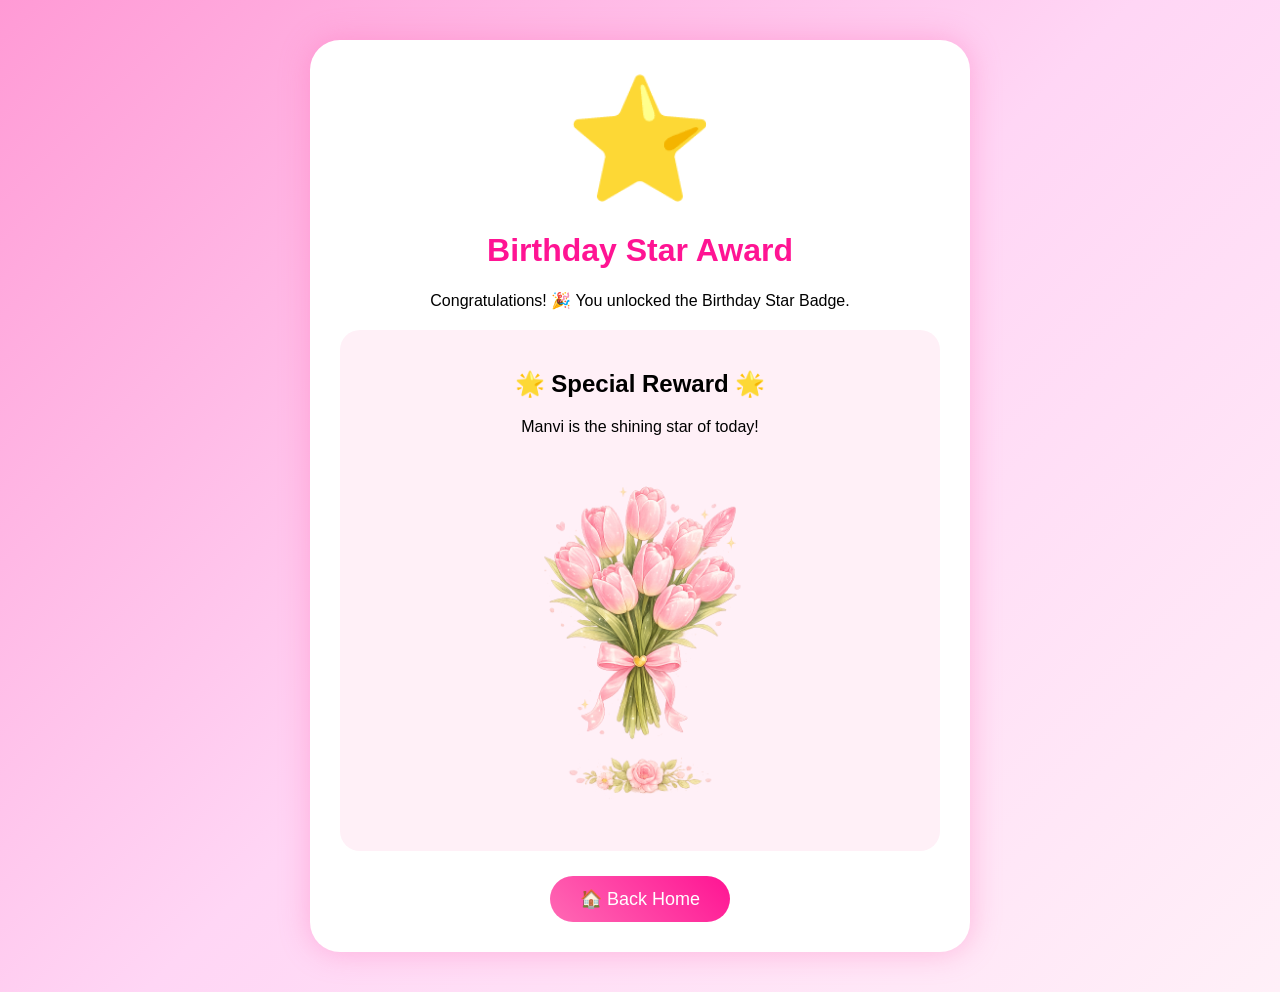
<file: birthday-star.html>
<!DOCTYPE html>
<html>
<head>
<title>Birthday Star</title>

<style>
body{
    margin:0;
    text-align:center;
    font-family:Arial;
    background:linear-gradient(
    135deg,
    #ff9ad5,
    #ffd6f5,
    #fff0f8
    );
}

.star-card{
    width:90%;
    max-width:600px;
    margin:40px auto;
    background:white;
    padding:30px;
    border-radius:30px;
    box-shadow:0 0 30px rgba(255,105,180,.4);
}

.star{
    font-size:120px;
    animation:spin 4s linear infinite;
}

@keyframes spin{
    from{transform:rotate(0deg);}
    to{transform:rotate(360deg);}
}

h1{
    color:#ff1493;
}

.reward{
    margin-top:20px;
    padding:20px;
    background:#fff0f7;
    border-radius:20px;
}

.reward img{
    width:250px;
    max-width:90%;
}

.back-btn{
    margin-top:25px;
    padding:12px 30px;
    border:none;
    border-radius:30px;
    font-size:18px;
    color:white;
    background:linear-gradient(
    45deg,
    #ff69b4,
    #ff1493
    );
}
</style>

</head>
<body>

<div class="star-card">

<div class="star">⭐</div>

<h1>Birthday Star Award</h1>

<p>
Congratulations! 🎉
You unlocked the Birthday Star Badge.
</p>

<div class="reward">

<h2>🌟 Special Reward 🌟</h2>

<p>
Manvi is the shining star of today!
</p>

<img src="tulip-bouquet.png">

</div>

<button class="back-btn"
onclick="location.href='index.html'">
🏠 Back Home
</button>

</div>

</body>
</html>
</file>
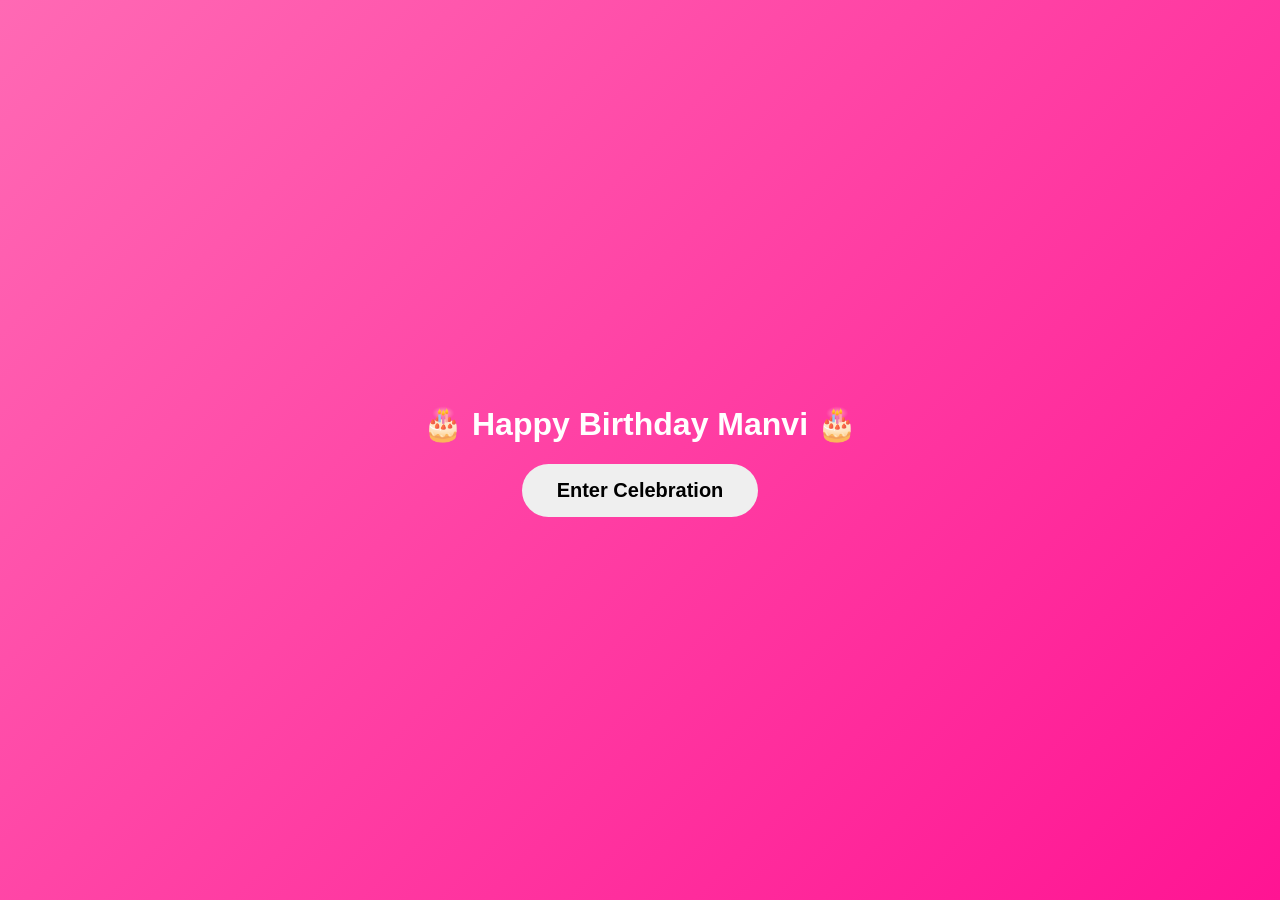
<file: birthday.html>
<!DOCTYPE html>
<html>
<head>
<title>First Birthday</title>
<style>
body{
    background:linear-gradient(
    -45deg,
    #ff9a9e,
    #fad0c4,
    #ffd1ff,
    #a1c4fd
    );

    background-size:400% 400%;

    animation:bgMove 12s ease infinite;
}

@keyframes bgMove{
    0%{background-position:0% 50%;}
    50%{background-position:100% 50%;}
    100%{background-position:0% 50%;}
}
.card{
background:white;
padding:30px;
border-radius:20px;
max-width:500px;
margin:auto;
box-shadow:0 0 20px pink;
}
.hero{
    padding:50px 20px;

    background:rgba(255,255,255,.25);

    backdrop-filter:blur(10px);

    border-radius:30px;

    width:90%;
    max-width:700px;

    margin:auto;

    box-shadow:
    0 10px 30px rgba(255,255,255,.3);
}
section,
.music-card,
.letter-card,
#quiz,
#wishWall{
    background:white;

    border-radius:25px;

    padding:25px;

    margin:25px auto;

    width:90%;

    box-shadow:
    0 10px 30px rgba(0,0,0,.12);
}
.heart{
    position:fixed;
    bottom:-50px;
    left:10%;

    font-size:30px;

    animation:heartFloat 8s linear infinite;
}

@keyframes heartFloat{
    from{
        transform:translateY(0);
    }

    to{
        transform:translateY(-120vh);
    }
}
.photo{
    width:140px;
    height:140px;

    border-radius:20px;

    border:4px solid white;

    box-shadow:
    0 10px 25px rgba(0,0,0,.15);

    transition:.4s;
}

.photo:hover{
    transform:scale(1.1) rotate(3deg);
}
#welcomeScreen{
    position:fixed;
    top:0;
    left:0;
    width:100%;
    height:100%;

    background:linear-gradient(
    135deg,
    #ff69b4,
    #ff1493
    );

    display:flex;
    flex-direction:column;
    justify-content:center;
    align-items:center;

    z-index:9999;

    color:white;
}

#welcomeScreen button{
    padding:15px 35px;
    border:none;
    border-radius:50px;
    font-size:20px;
    font-weight:bold;
    cursor:pointer;
}
body{
    text-align:center;
    font-family:Arial,sans-serif;
    padding:30px;
}
.back-btn{
    padding:15px 35px;

    border:none;
    border-radius:50px;

    font-size:20px;
    font-weight:bold;

    color:white;

    cursor:pointer;

    background:linear-gradient(
    135deg,
    #ff69b4,
    #ff1493
    );

    box-shadow:
    0 0 15px rgba(255,20,147,.5),
    0 0 30px rgba(255,20,147,.3);

    transition:.3s;
}

.back-btn:hover{
    transform:translateY(-5px) scale(1.05);

    box-shadow:
    0 0 25px rgba(255,20,147,.8),
    0 0 50px rgba(255,20,147,.5);
}
</style>
</head>
<body>
<div id="welcomeScreen">

<h1>🎂 Happy Birthday Manvi 🎂</h1>

<button onclick="startBirthday()">
Enter Celebration
</button>

</div>
<div class="hero">

<h1>🎂 Happy Birthday Manvi 🎂</h1>

<p>✨ A Special Day For A Special Person ✨</p>

</div>

<img src="photo5.jpg" class="photo">

<br><br>

<button class="back-btn" onclick="history.back()">
💖 Return To Birthday Card
</button>
<div class="heart">💖</div>
<script>
function startBirthday(){
    document.getElementById("welcomeScreen").style.display = "none";
}
</script>
</body>
</html>
</file>
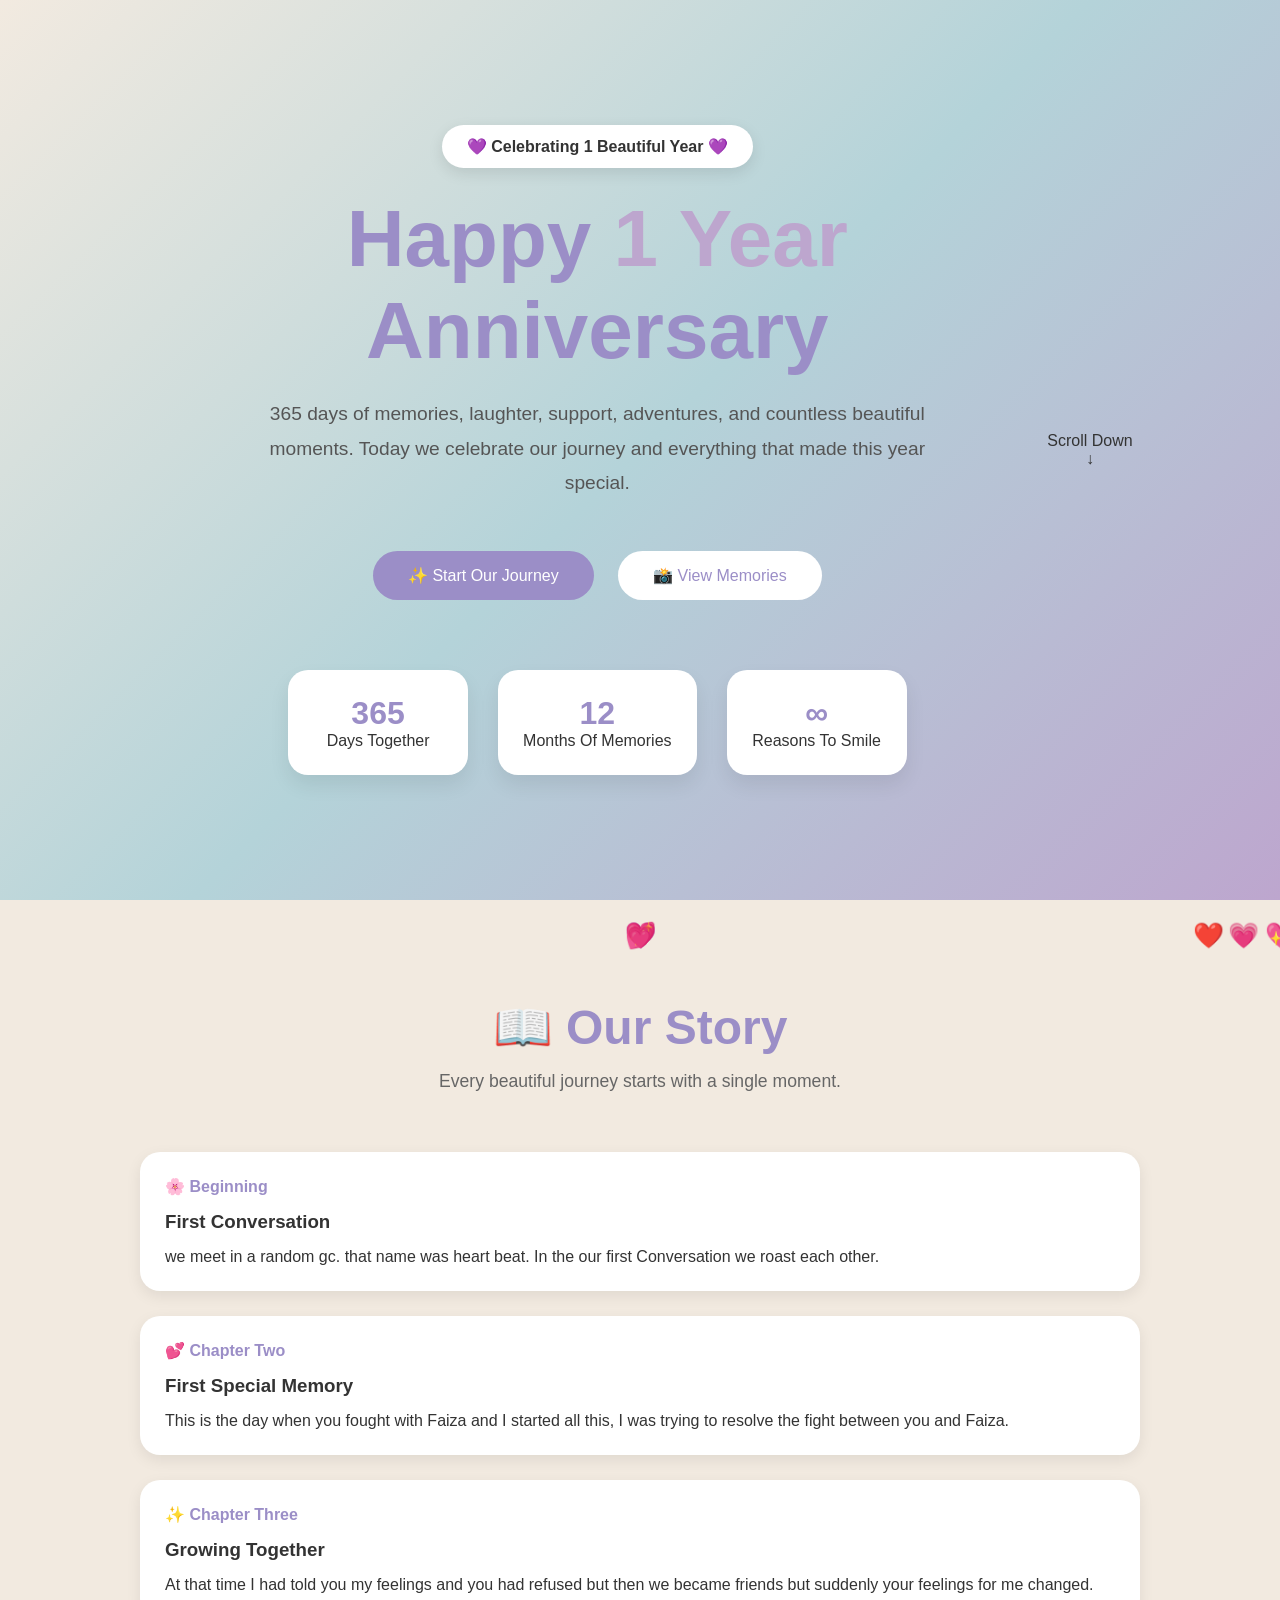
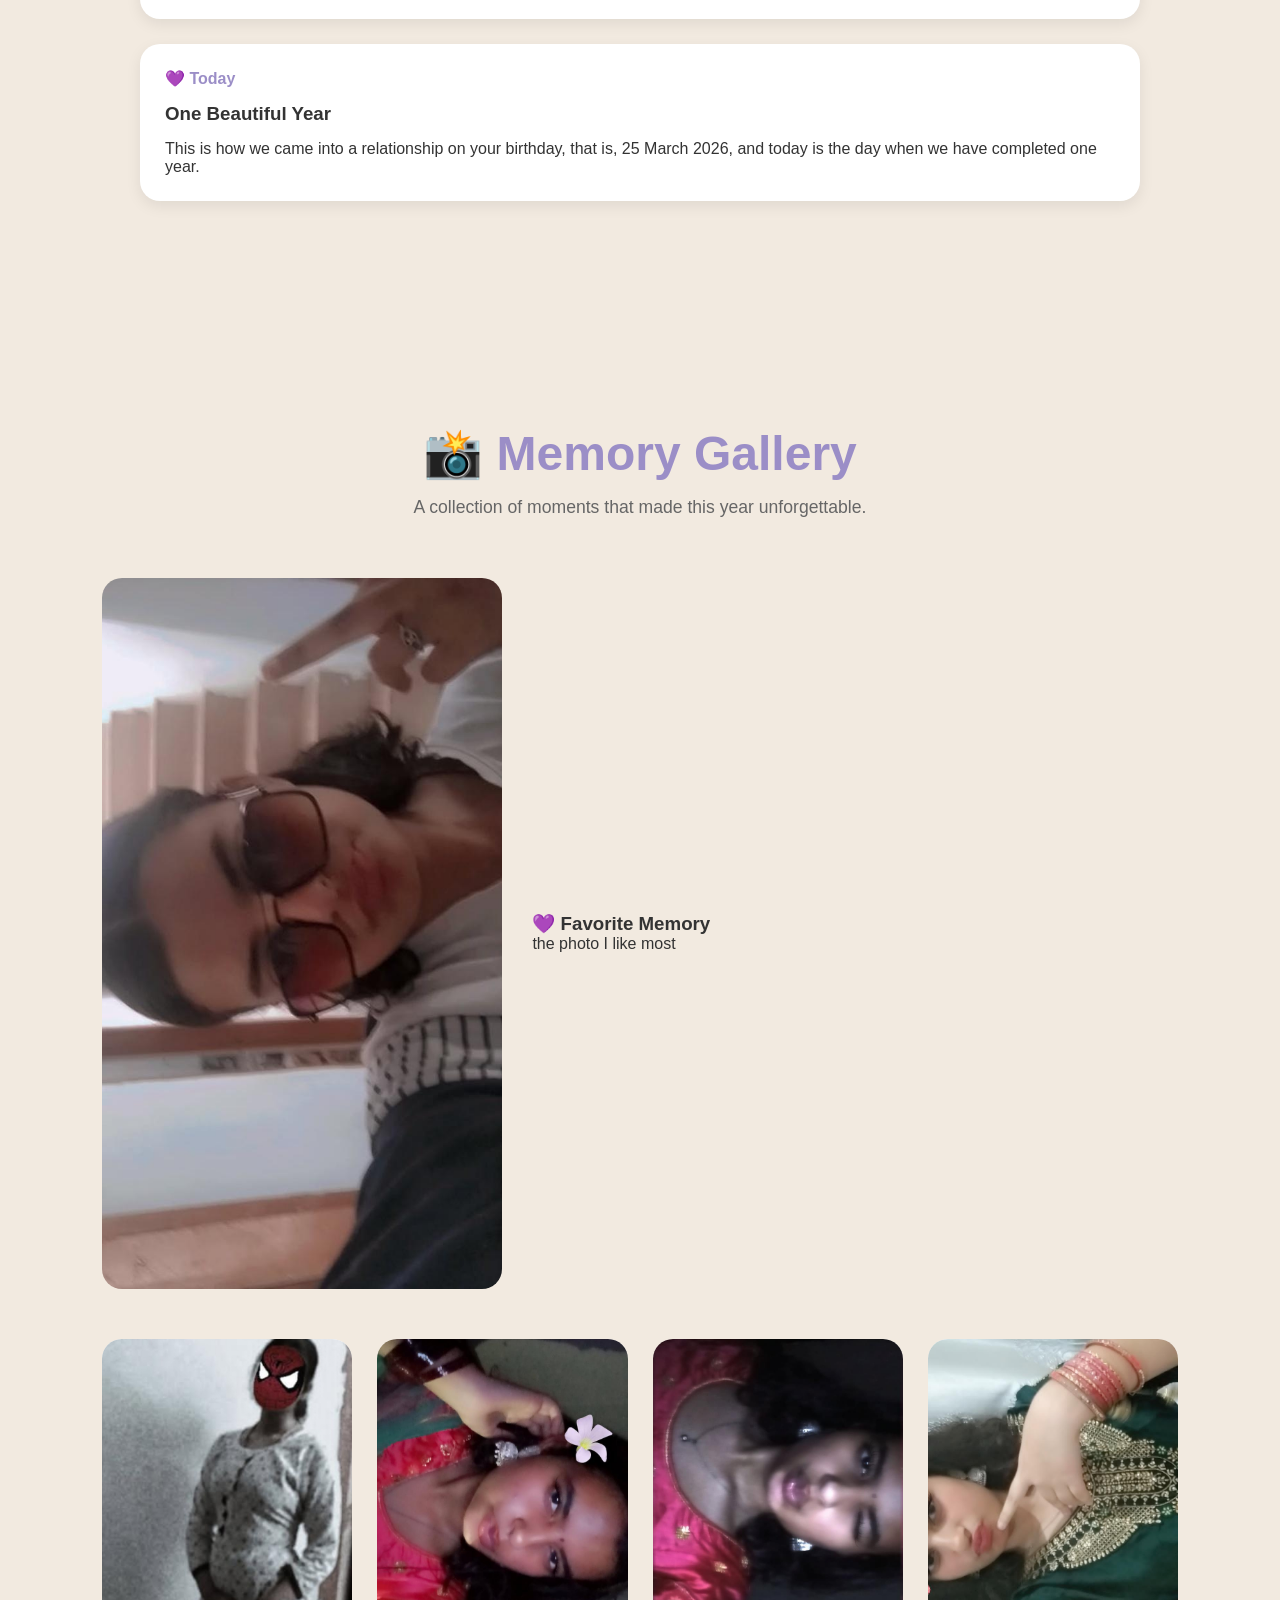
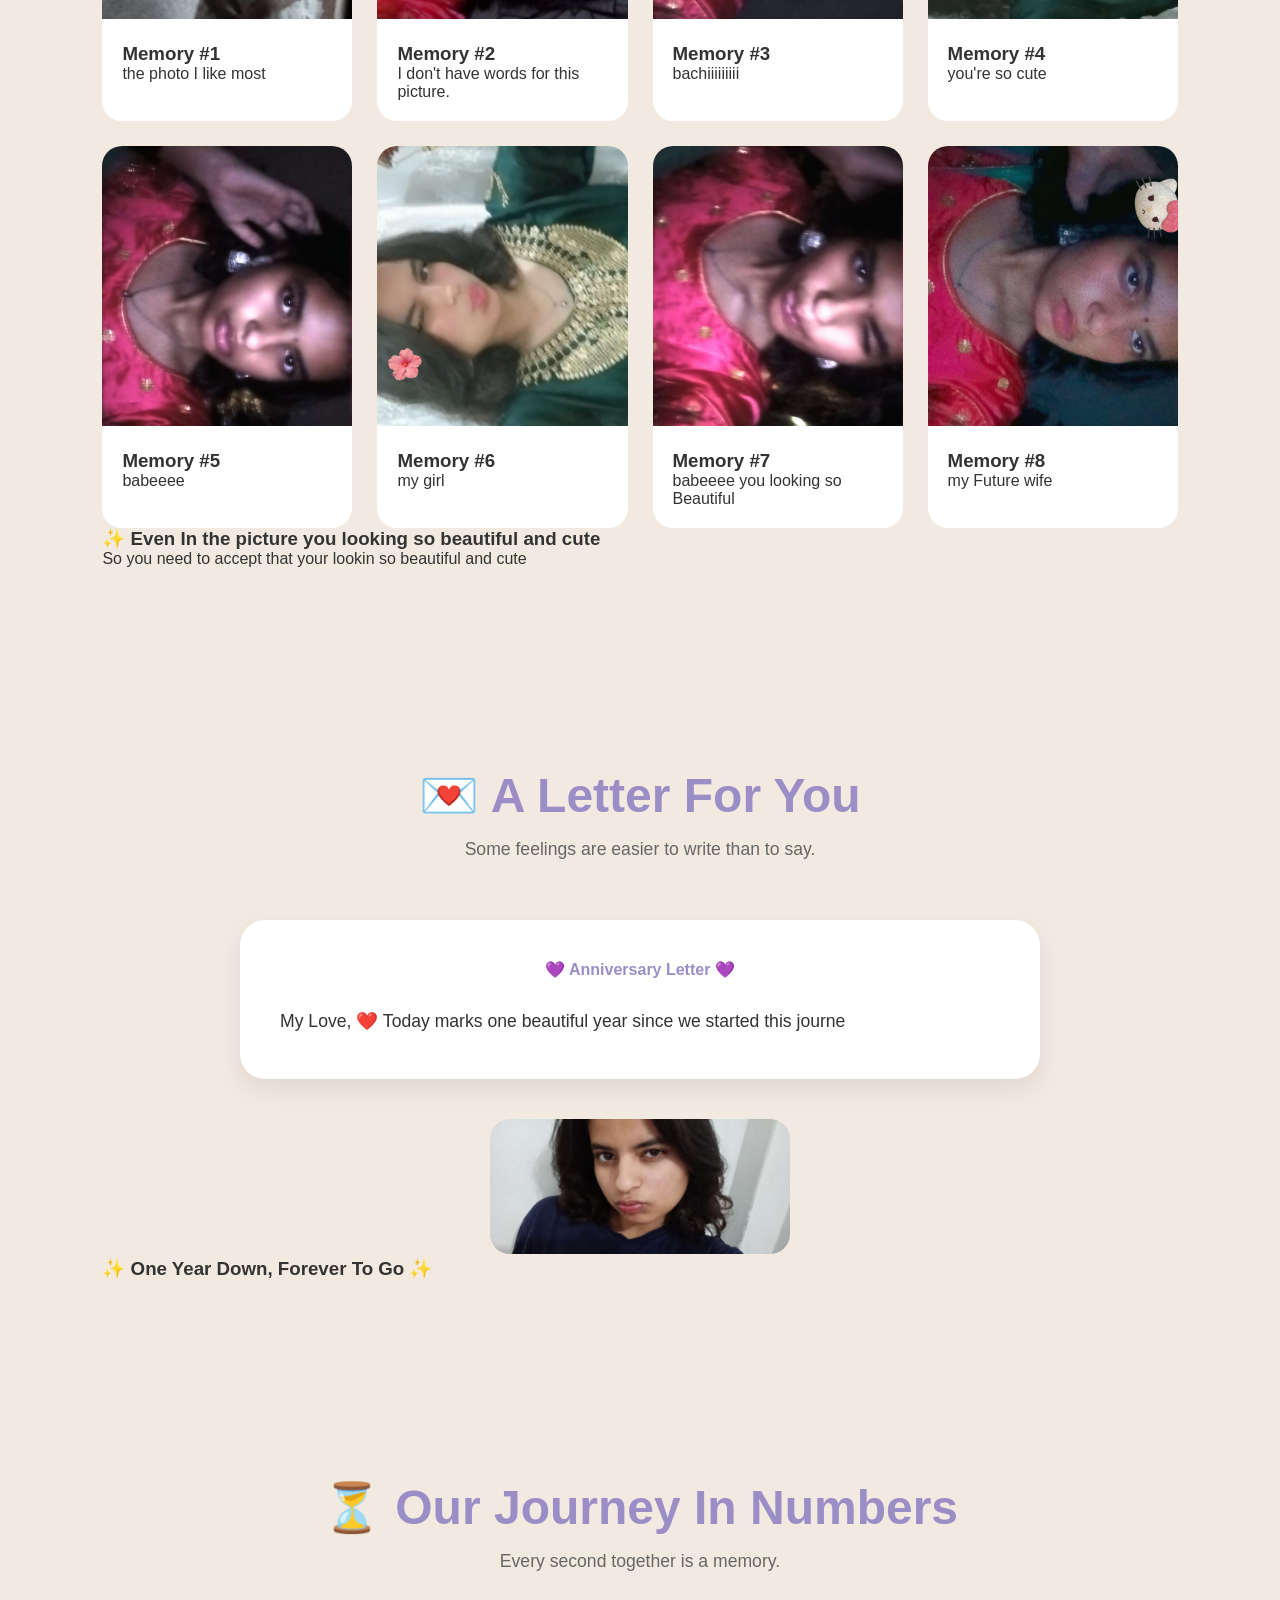
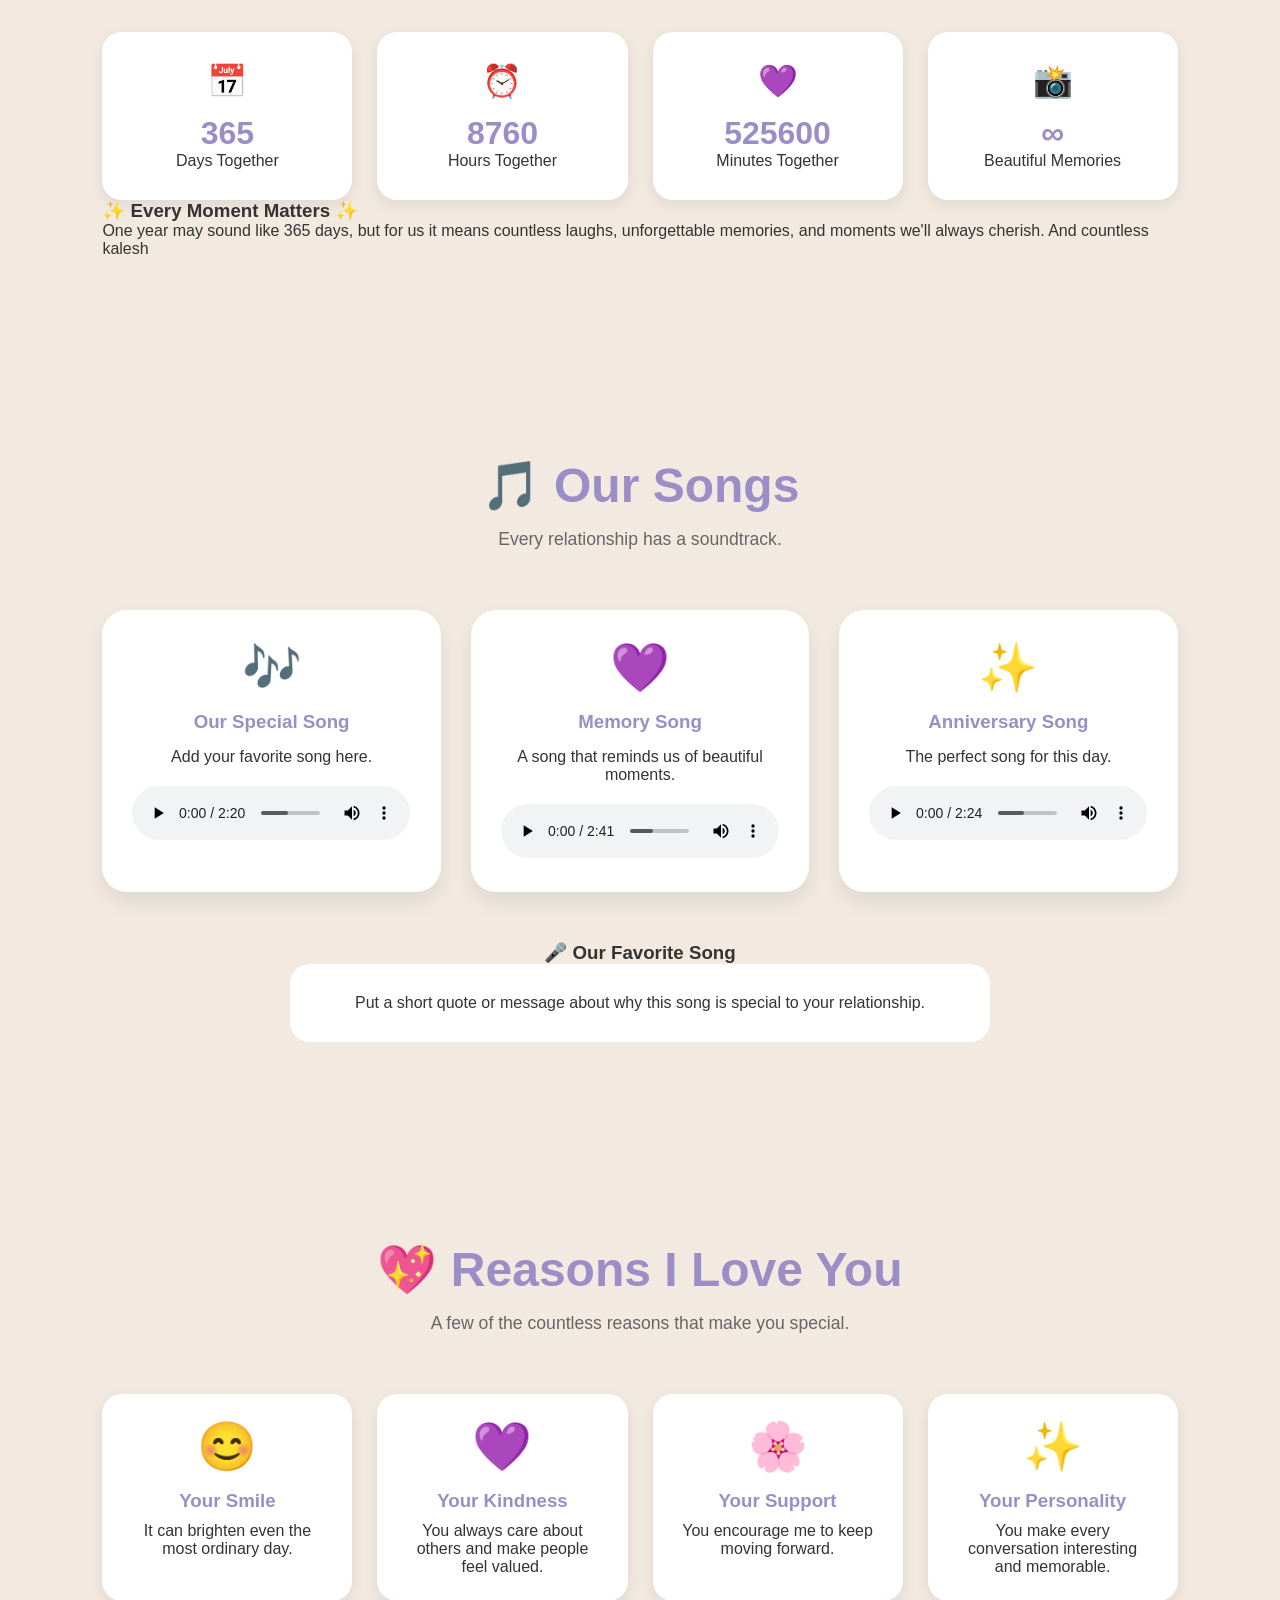
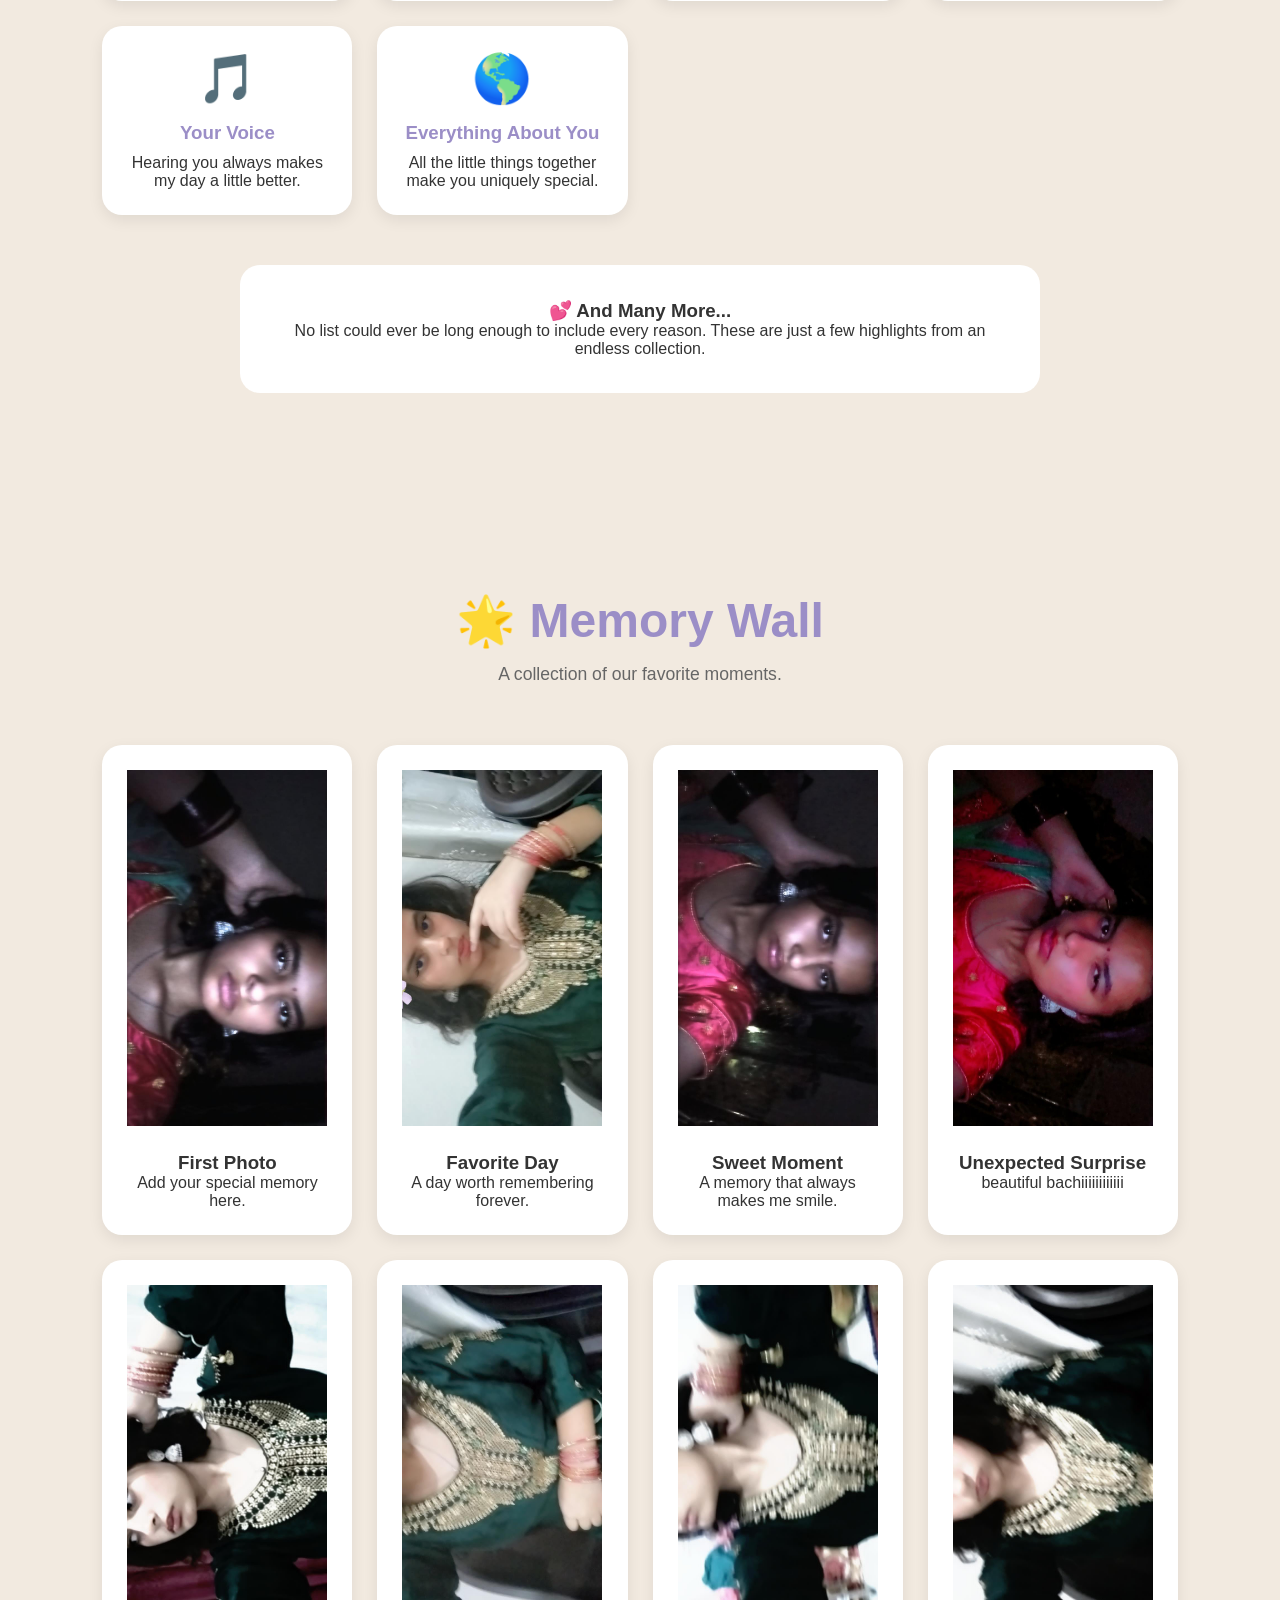
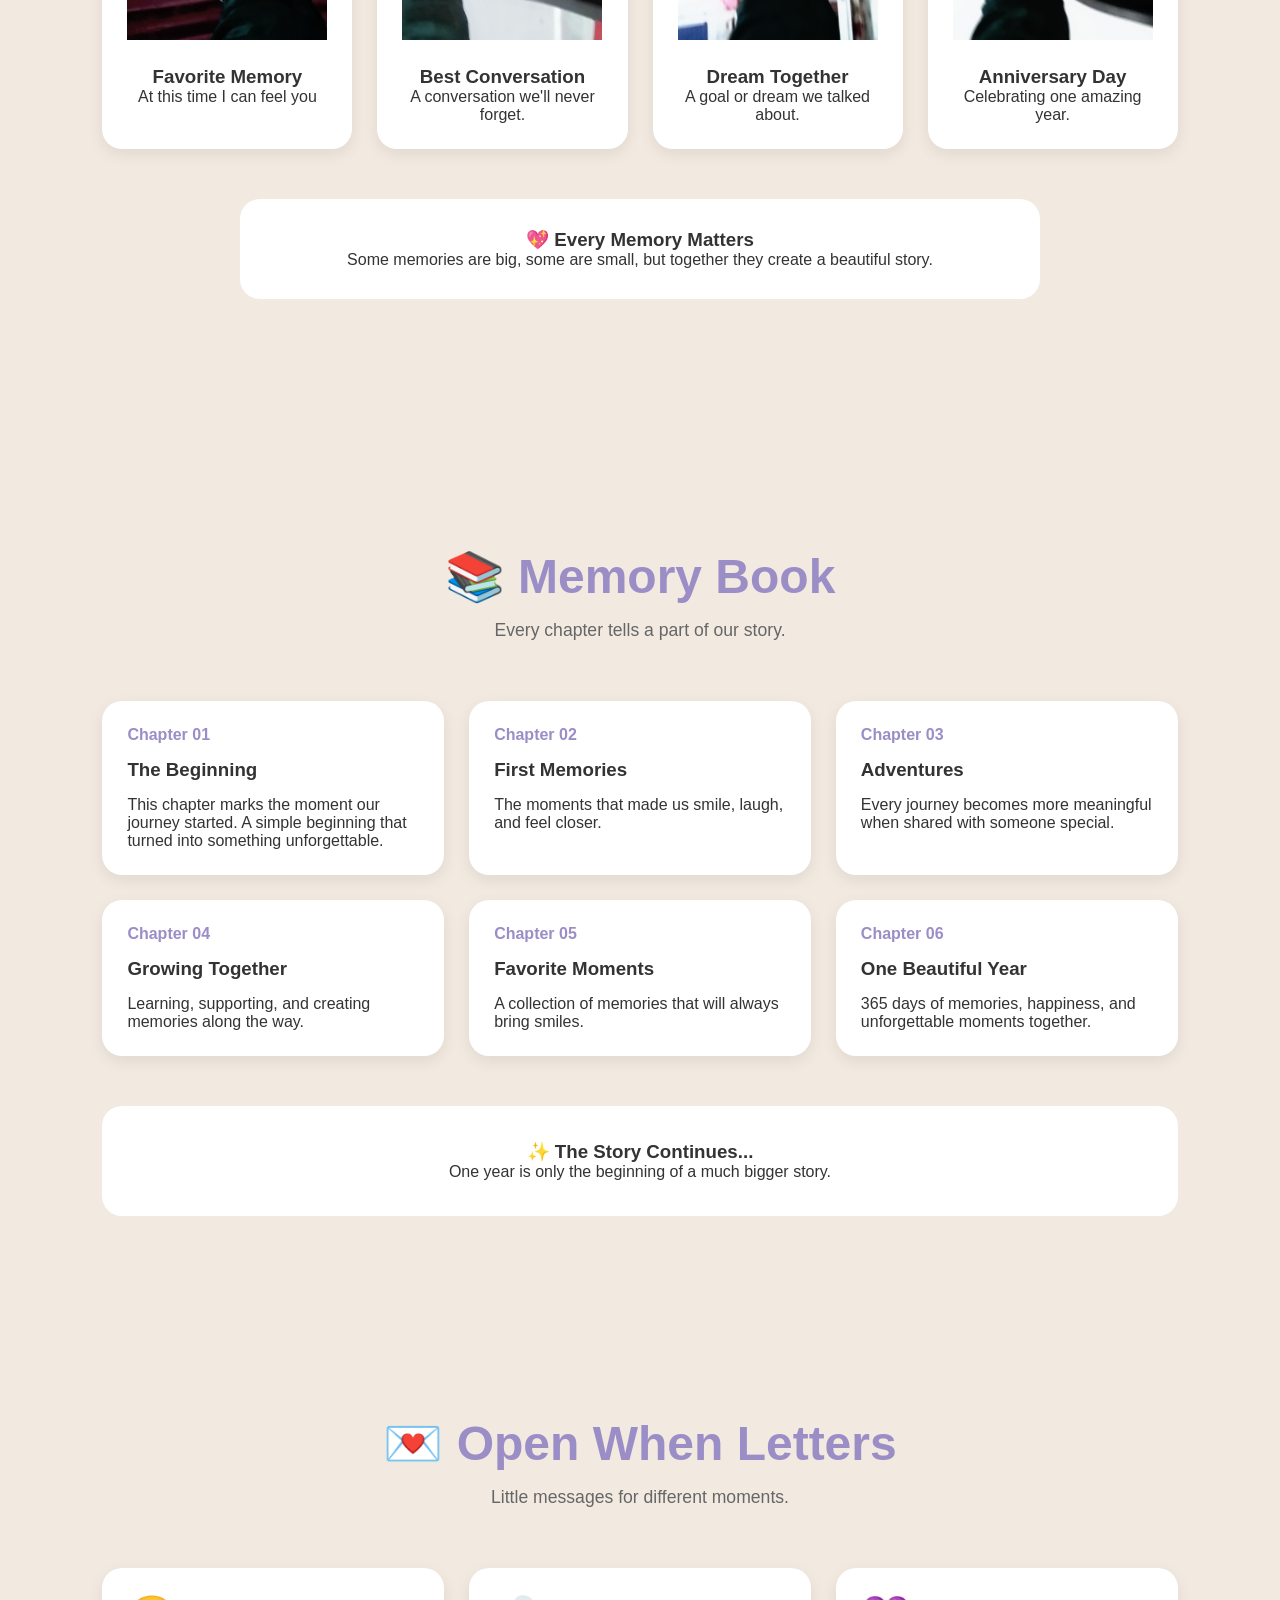
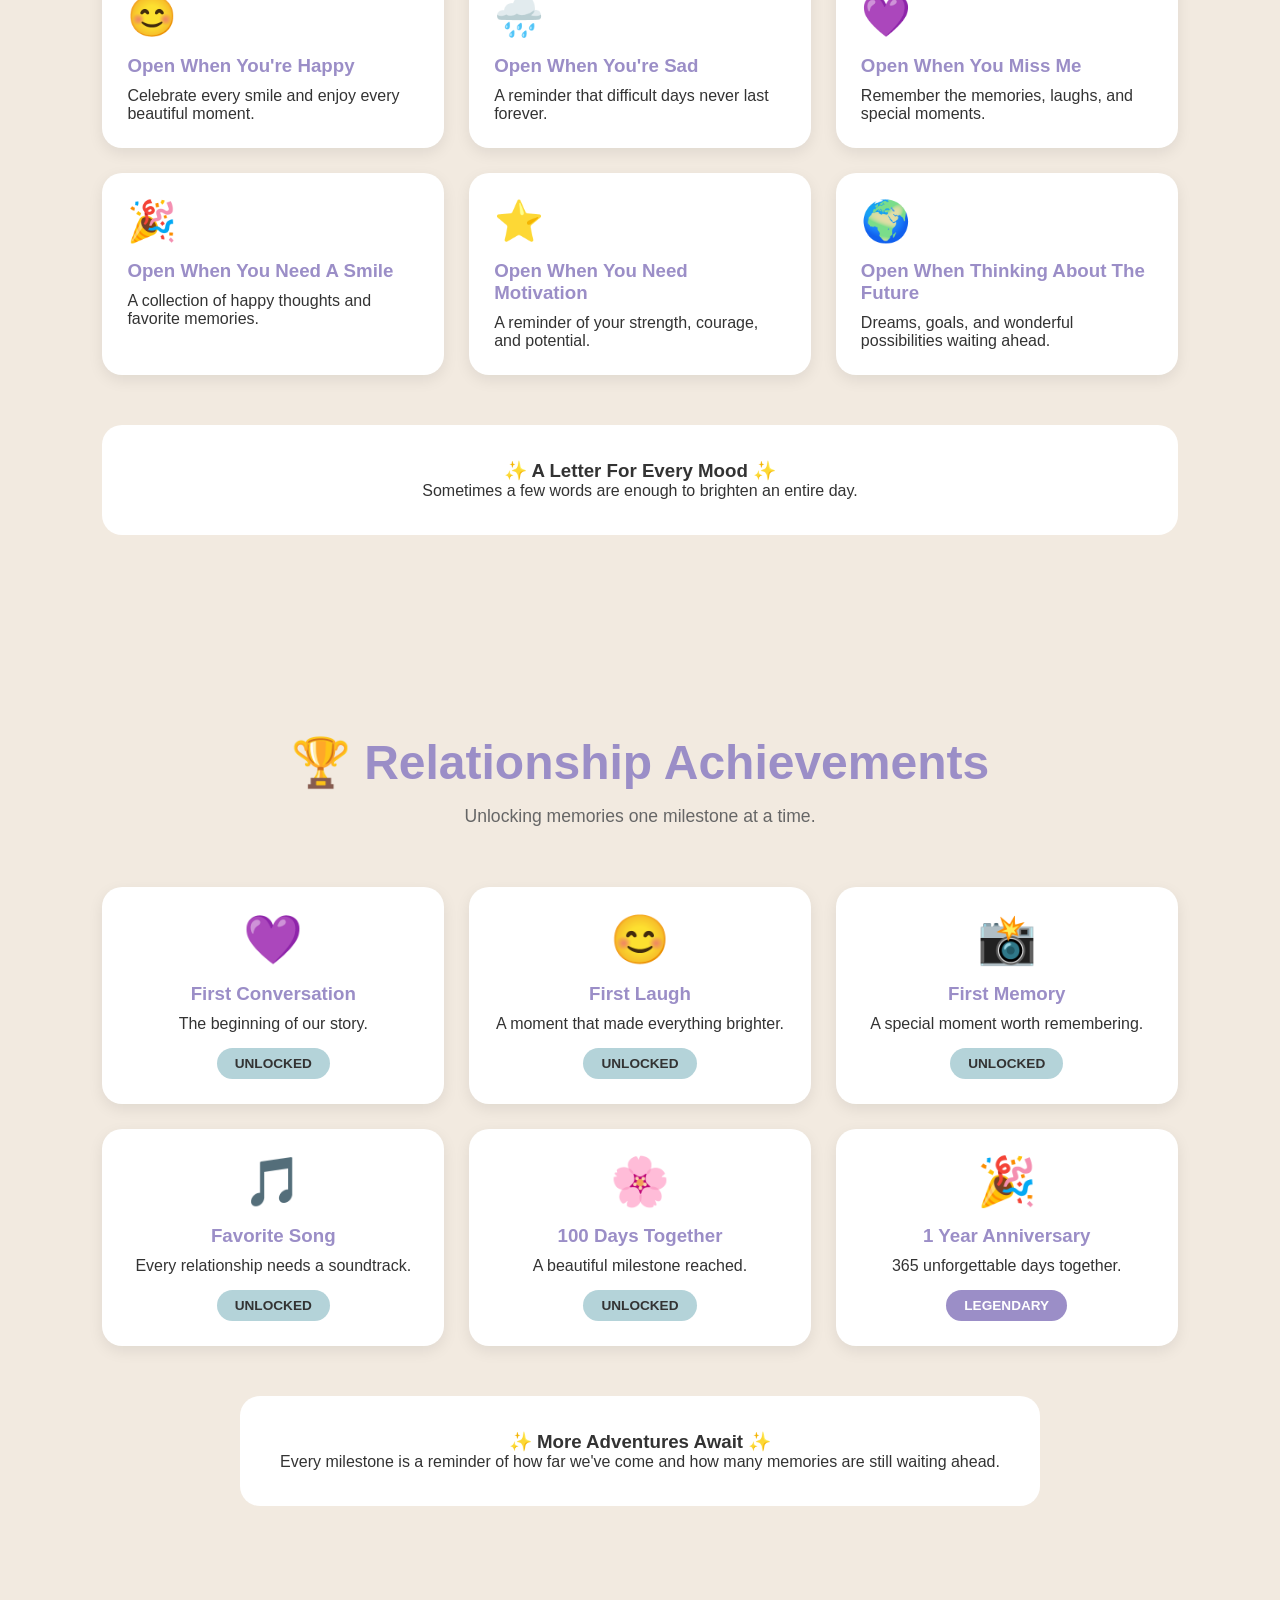
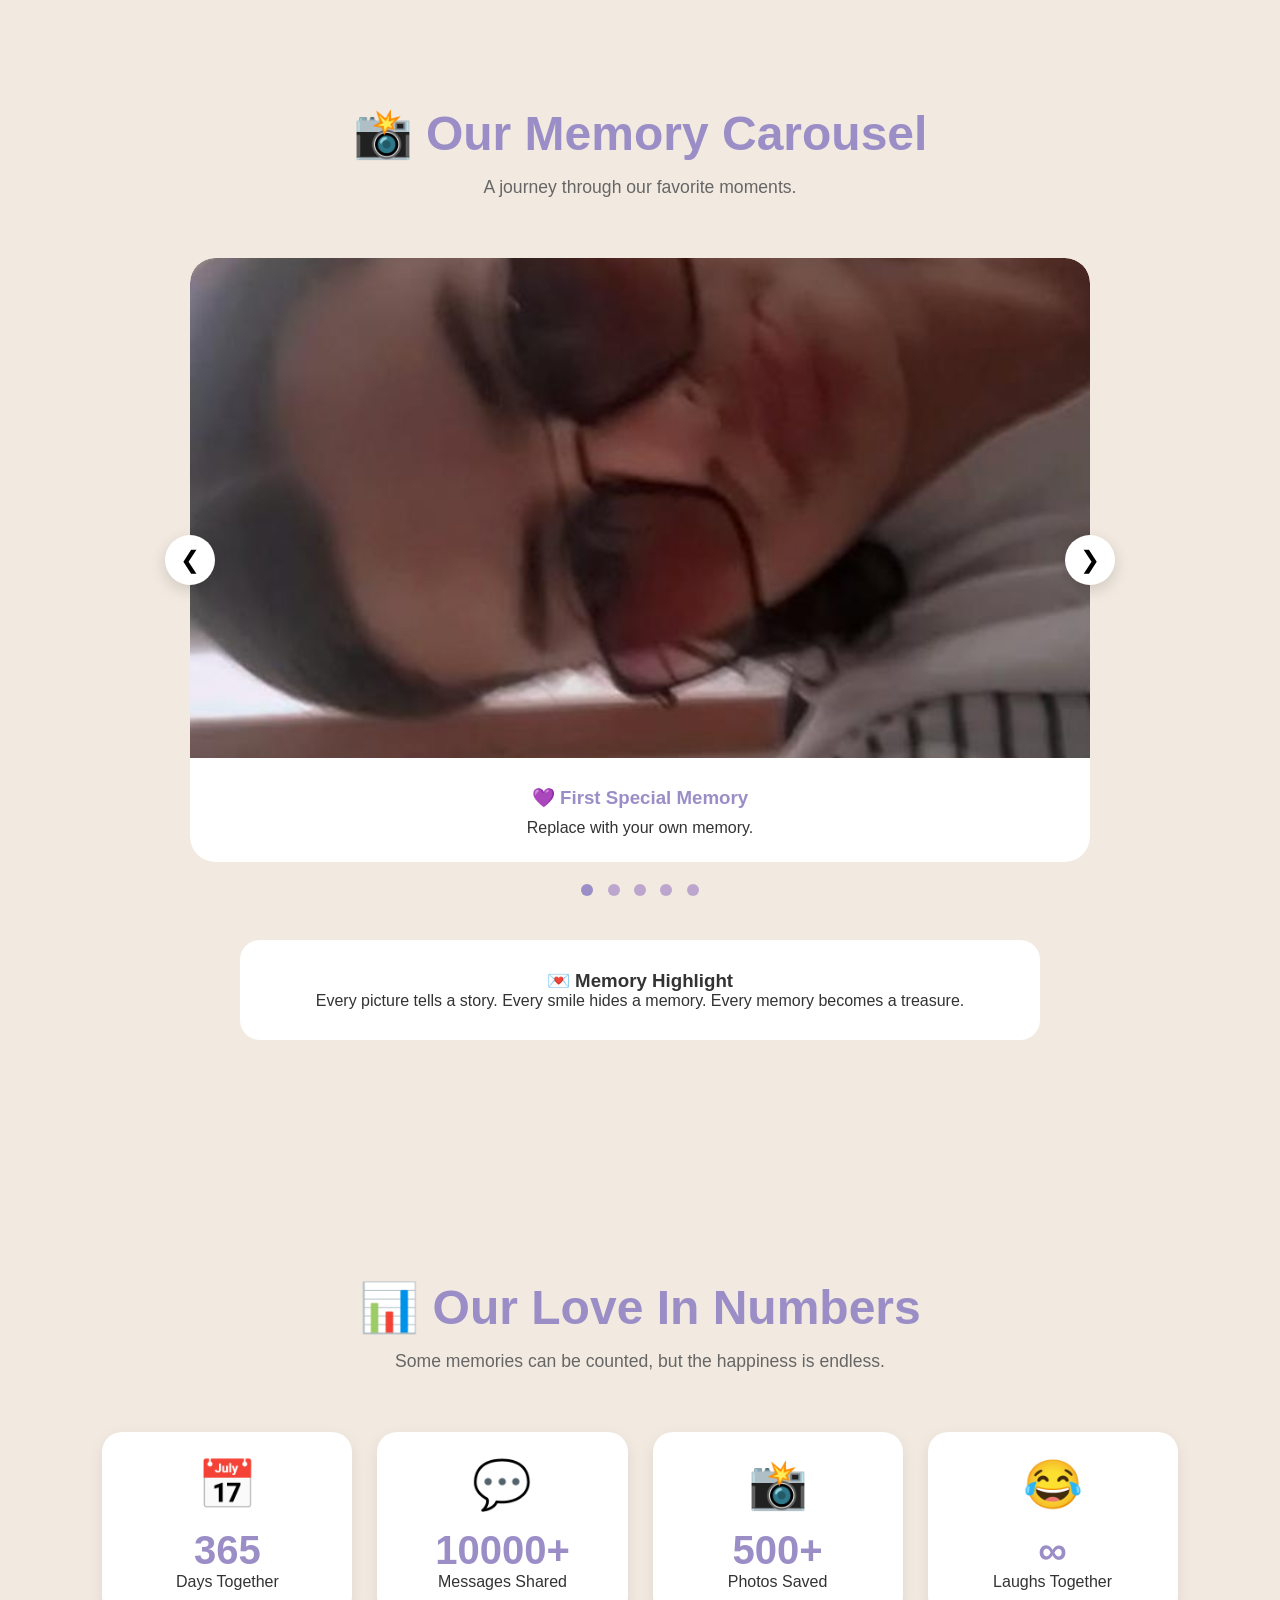
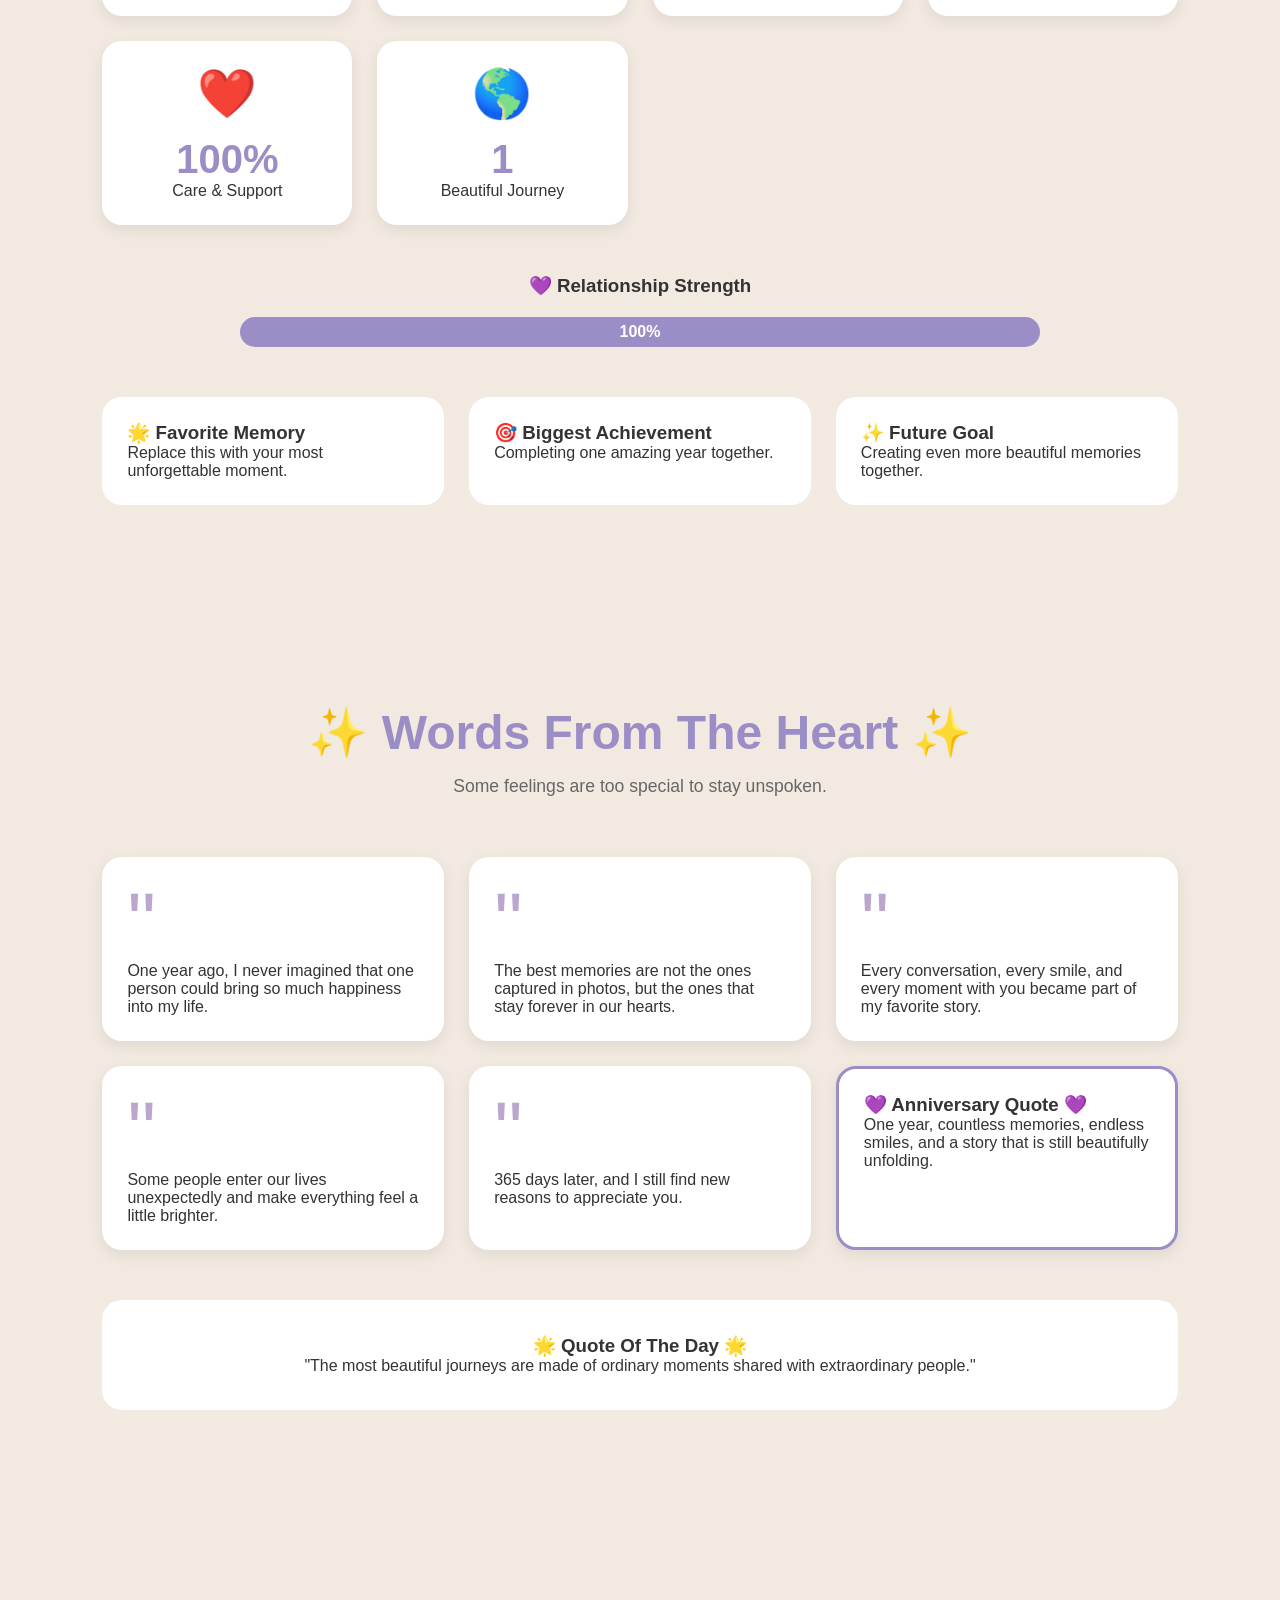
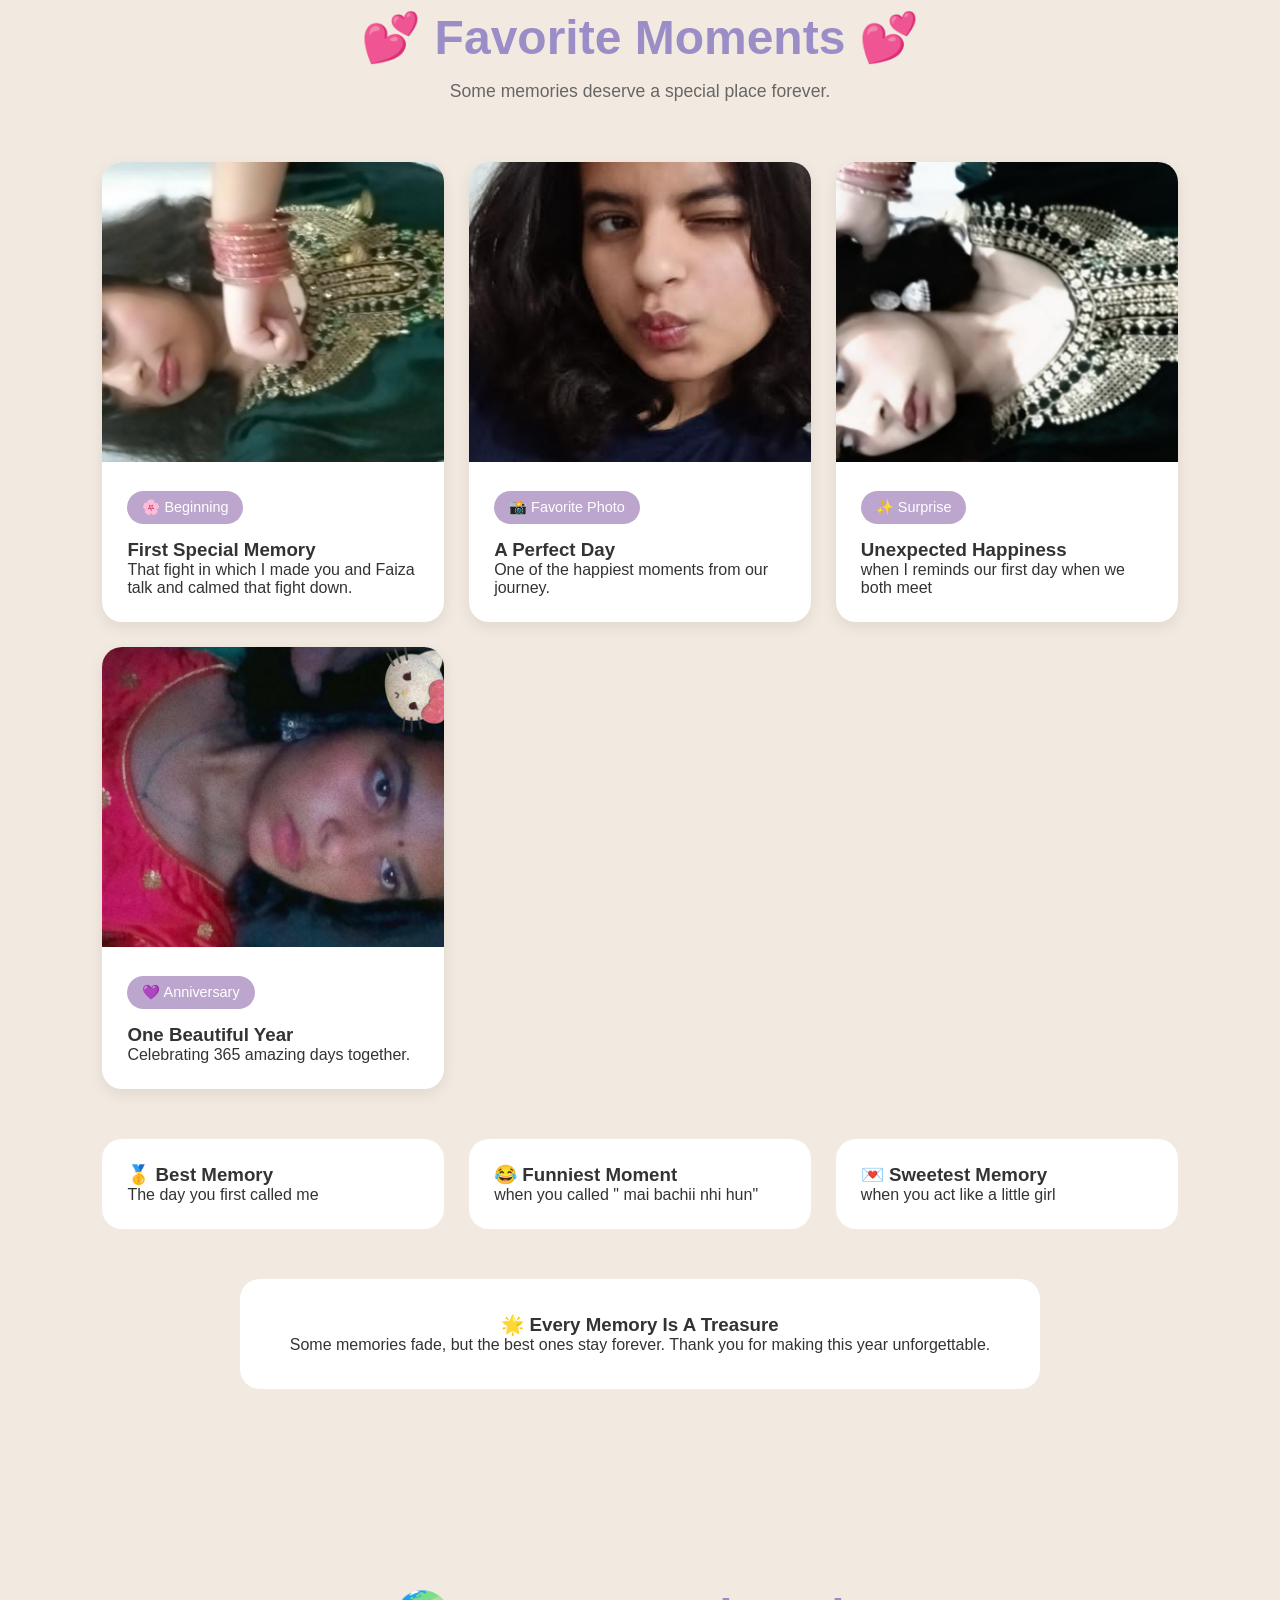
<file: finalcelebration.html>
<!DOCTYPE html>
<html lang="en">

<head>

<meta charset="UTF-8">
<meta name="viewport"
content="width=device-width, initial-scale=1.0">

<title>
1 Year Anniversary
</title>

<link rel="stylesheet"
href="aniversary.css">

</head>

<body>

<!-- =========================
     HERO SECTION
========================= -->

<section id="hero">

    <div class="hero-content">

        <div class="hero-badge">
            💜 Celebrating 1 Beautiful Year 💜
        </div>

        <h1 class="hero-title">

            Happy

            <span>1 Year</span>

            Anniversary

        </h1>

        <p class="hero-subtitle">

            365 days of memories,
            laughter, support, adventures,
            and countless beautiful moments.

            Today we celebrate our journey
            and everything that made this year special.

        </p>

        <div class="hero-buttons">

            <button id="journeyBtn">
                ✨ Start Our Journey
            </button>

            <button id="galleryBtn">
                📸 View Memories
            </button>

        </div>

        <div class="hero-stats">

            <div class="stat">

                <h2>365</h2>

                <p>Days Together</p>

            </div>

            <div class="stat">

                <h2>12</h2>

                <p>Months Of Memories</p>

            </div>

            <div class="stat">

                <h2>∞</h2>

                <p>Reasons To Smile</p>

            </div>

        </div>

    </div>

    <!-- Floating Hearts -->

    <div class="floating-heart h1">💜</div>
    <div class="floating-heart h2">💕</div>
    <div class="floating-heart h3">💖</div>
    <div class="floating-heart h4">💗</div>

    <!-- Decorative Shapes -->

    <div class="circle c1"></div>
    <div class="circle c2"></div>
    <div class="circle c3"></div>

    <!-- Scroll Down -->

    <div class="scroll-down">

        <span>Scroll Down</span>

        <div class="arrow">
            ↓
        </div>

    </div>

</section>

<!-- =========================
     END HERO SECTION
========================= -->
<!-- =========================
     TIMELINE SECTION
========================= -->

<section id="timeline">

    <div class="section-title">

        <h2>📖 Our Story</h2>

        <p>
            Every beautiful journey starts with a single moment.
        </p>

    </div>

    <div class="timeline-container">

        <!-- Timeline Item 1 -->

        <div class="timeline-item left">

            <div class="timeline-dot"></div>

            <div class="timeline-card">

                <span class="timeline-date">
                    🌸 Beginning
                </span>

                <h3>
                    First Conversation
                </h3>

                <p>
                   we meet in a random gc. that name was heart beat. In the our first Conversation we roast each other.
                
                </p>

            </div>

        </div>

        <!-- Timeline Item 2 -->

        <div class="timeline-item right">

            <div class="timeline-dot"></div>

            <div class="timeline-card">

                <span class="timeline-date">
                    💕 Chapter Two
                </span>

                <h3>
                    First Special Memory
                </h3>

                <p>
                    This is the day when you fought with Faiza and I started all this, I was trying to resolve the fight between you and Faiza.
        
                    
                </p>

            </div>

        </div>

        <!-- Timeline Item 3 -->

        <div class="timeline-item left">

            <div class="timeline-dot"></div>

            <div class="timeline-card">

                <span class="timeline-date">
                    ✨ Chapter Three
                </span>

                <h3>
                    Growing Together
                </h3>

                <p>
                    At that time I had told you my feelings and you had refused but then we became friends but suddenly your feelings for me changed.

                </p>

            </div>

        </div>

        <!-- Timeline Item 4 -->

        <div class="timeline-item right">

            <div class="timeline-dot"></div>

            <div class="timeline-card">

                <span class="timeline-date">
                    💜 Today
                </span>

                <h3>
                    One Beautiful Year
                </h3>

                <p>
                    This is how we came into a relationship on your birthday, that is, 25 March 2026, and today is the day when we have completed one year.

                </p>

            </div>

        </div>

    </div>

</section>

<!-- =========================
     END TIMELINE SECTION
========================= -->
<!-- =========================
     MEMORY GALLERY
========================= -->

<section id="gallery">

    <div class="section-title">

        <h2>📸 Memory Gallery</h2>

        <p>
            A collection of moments that made
            this year unforgettable.
        </p>

    </div>

    <!-- Featured Memory -->

    <div class="featured-memory">

        <img src="favourite.jpg"
        alt="Featured Memory">

        <div class="featured-content">

            <h3>
                💜 Favorite Memory
            </h3>

            <p>
                the photo I like most 
            </p>

        </div>

    </div>

    <!-- Gallery Grid -->

    <div class="gallery-grid">

        <div class="gallery-card">

            <img src="favourite2.jpg"
            alt="Memory 1">

            <div class="gallery-info">

                <h3>Memory #1</h3>

                <p>
                  the photo I like most 
                </p>

            </div>

        </div>

        <div class="gallery-card">

            <img src="m1.jpg"
            alt="Memory 2">

            <div class="gallery-info">

                <h3>Memory #2</h3>

                <p>
                    I don't have words for this picture.
                </p>

            </div>

        </div>

        <div class="gallery-card">

            <img src="m2.jpg"
            alt="Memory 3">

            <div class="gallery-info">

                <h3>Memory #3</h3>

                <p>
                    bachiiiiiiiii 
                </p>

            </div>

        </div>

        <div class="gallery-card">

            <img src="m3.jpg"
            alt="Memory 4">

            <div class="gallery-info">

                <h3>Memory #4</h3>

                <p>
                  you're so cute 
                </p>

            </div>

        </div>

        <div class="gallery-card">

            <img src="f10.jpg"
            alt="Memory 5">

            <div class="gallery-info">

                <h3>Memory #5</h3>

                <p>
                    babeeee 
                </p>

            </div>

        </div>

        <div class="gallery-card">

            <img src="m5.jpg"
            alt="Memory 6">

            <div class="gallery-info">

                <h3>Memory #6</h3>

                <p>
                  my girl
                </p>

            </div>

        </div>

        <div class="gallery-card">

            <img src="m6.jpg"
            alt="Memory 7">

            <div class="gallery-info">

                <h3>Memory #7</h3>

                <p>
                    babeeee you looking so Beautiful
                </p>

            </div>

        </div>

        <div class="gallery-card">

            <img src="m7.jpg"
            alt="Memory 8">

            <div class="gallery-info">

                <h3>Memory #8</h3>

                <p>
                    my Future wife 
                </p>

            </div>

        </div>

    </div>

    <!-- Memory Quote -->

    <div class="gallery-quote">

        <h3>
            ✨ Even In the picture you looking so beautiful and cute 
        </h3>

        <p>
            So you need to accept that your lookin so beautiful and cute
        </p>

    </div>

</section>

<!-- =========================
     END MEMORY GALLERY
========================= -->
<!-- =========================
     LOVE LETTER SECTION
========================= -->

<section id="love-letter">

    <div class="section-title">

        <h2>💌 A Letter For You</h2>

        <p>
            Some feelings are easier to write
            than to say.
        </p>

    </div>

    <div class="letter-container">

        <div class="letter-header">

            <span>💜 Anniversary Letter 💜</span>

        </div>

        <div class="letter-content">

            <p id="typewriter">

                My Love, ❤️
Today marks one beautiful year since we started this journey together, and I still find it hard to believe how much happiness you have brought into my life.
A year ago, we were just beginning our story. Since then, every conversation, every laugh, every memory, and even every challenge has become a part of something truly special. You have filled my days with warmth, my heart with comfort, and my life with a kind of joy that words can barely describe.
Thank you for being there during my best moments and standing by me during the difficult ones. Thank you for your patience, your kindness, your support, and for being exactly who you are. You make ordinary days feel extraordinary simply by being a part of them.
This past year has given me countless memories that I will always cherish. From the little moments that made us smile to the big moments that brought us closer, every second has been precious because it was shared with you.
As we celebrate our first anniversary, I want you to know that my appreciation for you grows stronger every day. I look forward to creating more memories, sharing more dreams, and continuing this beautiful journey together.
No matter what the future holds, one thing will always remain true: meeting you was one of the best things that ever happened to me.
Happy 1st Anniversary, my love. ❤️
With all my love,
Forever Yours 💕

            </p>

        </div>

    </div>

    <div class="letter-photo">

        <img src="m8.jpg"
        alt="Special Memory">

    </div>

    <div class="letter-footer">

        <h3>
            ✨ One Year Down,
            Forever To Go ✨
        </h3>

    </div>

</section>

<!-- =========================
     END LOVE LETTER SECTION
========================= -->
<!-- =========================
     RELATIONSHIP COUNTER
========================= -->

<section id="counter">

    <div class="section-title">

        <h2>⏳ Our Journey In Numbers</h2>

        <p>
            Every second together is a memory.
        </p>

    </div>

    <div class="counter-grid">

        <!-- Days -->

        <div class="counter-card">

            <div class="counter-icon">
                📅
            </div>

            <h3 id="daysCounter">
                365
            </h3>

            <p>
                Days Together
            </p>

        </div>

        <!-- Hours -->

        <div class="counter-card">

            <div class="counter-icon">
                ⏰
            </div>

            <h3 id="hoursCounter">
                8760
            </h3>

            <p>
                Hours Together
            </p>

        </div>

        <!-- Minutes -->

        <div class="counter-card">

            <div class="counter-icon">
                💜
            </div>

            <h3 id="minutesCounter">
                525600
            </h3>

            <p>
                Minutes Together
            </p>

        </div>

        <!-- Memories -->

        <div class="counter-card">

            <div class="counter-icon">
                📸
            </div>

            <h3>
                ∞
            </h3>

            <p>
                Beautiful Memories
            </p>

        </div>

    </div>

    <!-- Special Message -->

    <div class="counter-message">

        <h3>
            ✨ Every Moment Matters ✨
        </h3>

        <p>

            One year may sound like 365 days,

            but for us it means countless laughs,
            unforgettable memories,
            and moments we'll always cherish. And countless kalesh 

        </p>

    </div>

</section>

<!-- =========================
     END RELATIONSHIP COUNTER
========================= -->
<!-- =========================
     MUSIC PLAYER SECTION
========================= -->

<section id="music-player">

    <div class="section-title">

        <h2>🎵 Our Songs</h2>

        <p>
            Every relationship has a soundtrack.
        </p>

    </div>

    <div class="music-container">

        <!-- Main Song -->

        <div class="music-card">

            <div class="music-icon">
                🎶
            </div>

            <h3>
                Our Special Song
            </h3>

            <p>
                Add your favorite song here.
            </p>

            <audio controls>

                <source
                src="song1.mp3"
                type="audio/mpeg">

            </audio>

        </div>

        <!--  2 -->

        <div class="music-card">

            <div class="music-icon">
                💜
            </div>

            <h3>
                Memory Song
            </h3>

            <p>
                A song that reminds us of
                beautiful moments.
            </p>

            <audio controls>

                <source
                src="song2.mp3"
                type="audio/mpeg">

            </audio>

        </div>

        <!-- Song 3 -->

        <div class="music-card">

            <div class="music-icon">
                ✨
            </div>

            <h3>
                Anniversary Song
            </h3>

            <p>
                The perfect song for this day.
            </p>

            <audio controls>

                <source
                src="song3.mp3"
                type="audio/mpeg">

            </audio>

        </div>

    </div>

    <!-- Favorite Lyrics -->

    <div class="favorite-song">

        <h3>
            🎤 Our Favorite Song
        </h3>

        <div class="song-note">

            <p>

                Put a short quote or message
                about why this song is special
                to your relationship.

            </p>

        </div>

    </div>

</section>

<!-- =========================
     END MUSIC PLAYER SECTION
========================= -->
<!-- =========================
     REASONS I LOVE YOU
========================= -->

<section id="reasons-i-love-you">

    <div class="section-title">

        <h2>💖 Reasons I Love You</h2>

        <p>
            A few of the countless reasons
            that make you special.
        </p>

    </div>

    <div class="reasons-grid">

        <div class="reason-card">

            <div class="reason-icon">
                😊
            </div>

            <h3>
                Your Smile
            </h3>

            <p>
                It can brighten even the
                most ordinary day.
            </p>

        </div>

        <div class="reason-card">

            <div class="reason-icon">
                💜
            </div>

            <h3>
                Your Kindness
            </h3>

            <p>
                You always care about others
                and make people feel valued.
            </p>

        </div>

        <div class="reason-card">

            <div class="reason-icon">
                🌸
            </div>

            <h3>
                Your Support
            </h3>

            <p>
                You encourage me to keep
                moving forward.
            </p>

        </div>

        <div class="reason-card">

            <div class="reason-icon">
                ✨
            </div>

            <h3>
                Your Personality
            </h3>

            <p>
                You make every conversation
                interesting and memorable.
            </p>

        </div>

        <div class="reason-card">

            <div class="reason-icon">
                🎵
            </div>

            <h3>
                Your Voice
            </h3>

            <p>
                Hearing you always makes
                my day a little better.
            </p>

        </div>

        <div class="reason-card">

            <div class="reason-icon">
                🌎
            </div>

            <h3>
                Everything About You
            </h3>

            <p>
                All the little things together
                make you uniquely special.
            </p>

        </div>

    </div>

    <!-- Special Message -->

    <div class="reasons-message">

        <h3>
            💕 And Many More...
        </h3>

        <p>

            No list could ever be long enough
            to include every reason.
            These are just a few highlights
            from an endless collection.

        </p>

    </div>

</section>

<!-- =========================
     END REASONS I LOVE YOU
========================= -->
<!-- =========================
     MEMORY WALL
========================= -->

<section id="memory-wall">

    <div class="section-title">

        <h2>🌟 Memory Wall</h2>

        <p>
            A collection of our favorite moments.
        </p>

    </div>

    <div class="memory-wall-grid">

        <div class="memory-note">

            <div class="memory-emoji">
                <img src="f.jpg" width="200px">
            </div>

            <h3>
                First Photo
            </h3>

            <p>
                Add your special memory here.
            </p>

        </div>

        <div class="memory-note">

            <div class="memory-emoji">
                <img src="f1.jpg" width="200px">
            </div>

            <h3>
                Favorite Day
            </h3>

            <p>
                A day worth remembering forever.
            </p>

        </div>

        <div class="memory-note">

            <div class="memory-emoji">
                <img src="f2.jpg" width="200px">
            </div>

            <h3>
                Sweet Moment
            </h3>

            <p>
                A memory that always makes me smile.
            </p>

        </div>

        <div class="memory-note">

            <div class="memory-emoji">
                <img src="f3.jpg" width="200px">
            </div>

            <h3>
                Unexpected Surprise
            </h3>

            <p>
                beautiful bachiiiiiiiiiiii
            </p>

        </div>

        <div class="memory-note">

            <div class="memory-emoji">
                <img src="f4.jpg" width="200px">
            </div>

            <h3>
                Favorite Memory
            </h3>

            <p>
                At this time I can feel you
            </p>

        </div>

        <div class="memory-note">

            <div class="memory-emoji">
                <img src="f5.jpg" width="200px">
            </div>

            <h3>
                Best Conversation
            </h3>

            <p>
                A conversation we'll never forget.
            </p>

        </div>

        <div class="memory-note">

            <div class="memory-emoji">
                <img src="f6.jpg" width="200px">
            </div>

            <h3>
                Dream Together
            </h3>

            <p>
                A goal or dream we talked about.
            </p>

        </div>

        <div class="memory-note">

            <div class="memory-emoji">
                <img src="f7.jpg" width="200px">
            </div>

            <h3>
                Anniversary Day
            </h3>

            <p>
                Celebrating one amazing year.
            </p>

        </div>

    </div>

    <div class="memory-wall-message">

        <h3>
            💖 Every Memory Matters
        </h3>

        <p>

            Some memories are big,
            some are small,
            but together they create
            a beautiful story.

        </p>

    </div>

</section>

<!-- =========================
     END MEMORY WALL
========================= -->
<!-- =========================
     MEMORY BOOK
========================= -->

<section id="memory-book">

    <div class="section-title">

        <h2>📚 Memory Book</h2>

        <p>
            Every chapter tells a part of our story.
        </p>

    </div>

    <div class="book-container">

        <!-- Chapter 1 -->

        <div class="book-page">

            <div class="chapter-number">
                Chapter 01
            </div>

            <h3>
                The Beginning
            </h3>

            <p>

                This chapter marks the moment
                our journey started.

                A simple beginning that turned
                into something unforgettable.

            </p>

        </div>

        <!-- Chapter 2 -->

        <div class="book-page">

            <div class="chapter-number">
                Chapter 02
            </div>

            <h3>
                First Memories
            </h3>

            <p>

                The moments that made us smile,
                laugh, and feel closer.

            </p>

        </div>

        <!-- Chapter 3 -->

        <div class="book-page">

            <div class="chapter-number">
                Chapter 03
            </div>

            <h3>
                Adventures
            </h3>

            <p>

                Every journey becomes more
                meaningful when shared with
                someone special.

            </p>

        </div>

        <!-- Chapter 4 -->

        <div class="book-page">

            <div class="chapter-number">
                Chapter 04
            </div>

            <h3>
                Growing Together
            </h3>

            <p>

                Learning, supporting, and
                creating memories along the way.

            </p>

        </div>

        <!-- Chapter 5 -->

        <div class="book-page">

            <div class="chapter-number">
                Chapter 05
            </div>

            <h3>
                Favorite Moments
            </h3>

            <p>

                A collection of memories
                that will always bring smiles.

            </p>

        </div>

        <!-- Chapter 6 -->

        <div class="book-page">

            <div class="chapter-number">
                Chapter 06
            </div>

            <h3>
                One Beautiful Year
            </h3>

            <p>

                365 days of memories,
                happiness, and unforgettable
                moments together.

            </p>

        </div>

    </div>

    <div class="book-ending">

        <h3>
            ✨ The Story Continues...
        </h3>

        <p>

            One year is only the beginning
            of a much bigger story.

        </p>

    </div>

</section>

<!-- =========================
     END MEMORY BOOK
========================= -->
<!-- =========================
     OPEN WHEN LETTERS
========================= -->

<section id="open-when-letters">

    <div class="section-title">

        <h2>💌 Open When Letters</h2>

        <p>
            Little messages for different moments.
        </p>

    </div>

    <div class="letters-grid">

        <!-- Letter 1 -->

        <div class="letter-card">

            <div class="letter-icon">
                😊
            </div>

            <h3>
                Open When You're Happy
            </h3>

            <p>

                Celebrate every smile and
                enjoy every beautiful moment.

            </p>

        </div>

        <!-- Letter 2 -->

        <div class="letter-card">

            <div class="letter-icon">
                🌧️
            </div>

            <h3>
                Open When You're Sad
            </h3>

            <p>

                A reminder that difficult
                days never last forever.

            </p>

        </div>

        <!-- Letter 3 -->

        <div class="letter-card">

            <div class="letter-icon">
                💜
            </div>

            <h3>
                Open When You Miss Me
            </h3>

            <p>

                Remember the memories,
                laughs, and special moments.

            </p>

        </div>

        <!-- Letter 4 -->

        <div class="letter-card">

            <div class="letter-icon">
                🎉
            </div>

            <h3>
                Open When You Need A Smile
            </h3>

            <p>

                A collection of happy thoughts
                and favorite memories.

            </p>

        </div>

        <!-- Letter 5 -->

        <div class="letter-card">

            <div class="letter-icon">
                ⭐
            </div>

            <h3>
                Open When You Need Motivation
            </h3>

            <p>

                A reminder of your strength,
                courage, and potential.

            </p>

        </div>

        <!-- Letter 6 -->

        <div class="letter-card">

            <div class="letter-icon">
                🌍
            </div>

            <h3>
                Open When Thinking About The Future
            </h3>

            <p>

                Dreams, goals, and wonderful
                possibilities waiting ahead.

            </p>

        </div>

    </div>

    <div class="letters-footer">

        <h3>
            ✨ A Letter For Every Mood ✨
        </h3>

        <p>

            Sometimes a few words are enough
            to brighten an entire day.

        </p>

    </div>

</section>

<!-- =========================
     END OPEN WHEN LETTERS
========================= -->
<!-- =========================
     RELATIONSHIP ACHIEVEMENTS
========================= -->

<section id="relationship-achievements">

    <div class="section-title">

        <h2>🏆 Relationship Achievements</h2>

        <p>
            Unlocking memories one milestone at a time.
        </p>

    </div>

    <div class="achievement-grid">

        <!-- Achievement 1 -->

        <div class="achievement-card">

            <div class="achievement-icon">
                💜
            </div>

            <h3>
                First Conversation
            </h3>

            <p>
                The beginning of our story.
            </p>

            <span class="achievement-badge">
                UNLOCKED
            </span>

        </div>

        <!-- Achievement 2 -->

        <div class="achievement-card">

            <div class="achievement-icon">
                😊
            </div>

            <h3>
                First Laugh
            </h3>

            <p>
                A moment that made everything brighter.
            </p>

            <span class="achievement-badge">
                UNLOCKED
            </span>

        </div>

        <!-- Achievement 3 -->

        <div class="achievement-card">

            <div class="achievement-icon">
                📸
            </div>

            <h3>
                First Memory
            </h3>

            <p>
                A special moment worth remembering.
            </p>

            <span class="achievement-badge">
                UNLOCKED
            </span>

        </div>

        <!-- Achievement 4 -->

        <div class="achievement-card">

            <div class="achievement-icon">
                🎵
            </div>

            <h3>
                Favorite Song
            </h3>

            <p>
                Every relationship needs a soundtrack.
            </p>

            <span class="achievement-badge">
                UNLOCKED
            </span>

        </div>

        <!-- Achievement 5 -->

        <div class="achievement-card">

            <div class="achievement-icon">
                🌸
            </div>

            <h3>
                100 Days Together
            </h3>

            <p>
                A beautiful milestone reached.
            </p>

            <span class="achievement-badge">
                UNLOCKED
            </span>

        </div>

        <!-- Achievement 6 -->

        <div class="achievement-card">

            <div class="achievement-icon">
                🎉
            </div>

            <h3>
                1 Year Anniversary
            </h3>

            <p>
                365 unforgettable days together.
            </p>

            <span class="achievement-badge special">
                LEGENDARY
            </span>

        </div>

    </div>

    <div class="achievement-footer">

        <h3>
            ✨ More Adventures Await ✨
        </h3>

        <p>

            Every milestone is a reminder of
            how far we've come and how many
            memories are still waiting ahead.

        </p>

    </div>

</section>

<!-- =========================
     END RELATIONSHIP ACHIEVEMENTS
========================= -->
<!-- =========================
     PHOTO SLIDER
========================= -->

<section id="photo-slider">

    <div class="section-title">

        <h2>📸 Our Memory Carousel</h2>

        <p>
            A journey through our favorite moments.
        </p>

    </div>

    <div class="slider-wrapper">

        <button class="slider-btn prevBtn">
            ❮
        </button>

        <div class="slider-track">

            <div class="slide active">

                <img src="favourite.jpg">

                <div class="slide-content">

                    <h3>
                        💜 First Special Memory
                    </h3>

                    <p>
                        Replace with your own memory.
                    </p>

                </div>

            </div>

            <div class="slide">

                <img src="photo2.jpg">

                <div class="slide-content">

                    <h3>
                        🌸 Beautiful Day
                    </h3>

                    <p>
                        Replace with your own memory.
                    </p>

                </div>

            </div>

            <div class="slide">

                <img src="photo3.jpg">

                <div class="slide-content">

                    <h3>
                        🎉 Happy Moment
                    </h3>

                    <p>
                        Replace with your own memory.
                    </p>

                </div>

            </div>

            <div class="slide">

                <img src="m2.jpg">

                <div class="slide-content">

                    <h3>
                        ✨ Favorite Picture
                    </h3>

                    <p>
                        Replace with your own memory.
                    </p>

                </div>

            </div>

            <div class="slide">

                <img src="favourite2.jpg">

                <div class="slide-content">

                    <h3>
                        💕 Sweet Memory
                    </h3>

                    <p>
                        Replace with your own memory.
                    </p>

                </div>

            </div>

        </div>

        <button class="slider-btn nextBtn">
            ❯
        </button>

    </div>

    <!-- Dots -->

    <div class="slider-dots">

        <span class="dot active"></span>
        <span class="dot"></span>
        <span class="dot"></span>
        <span class="dot"></span>
        <span class="dot"></span>

    </div>

    <!-- Featured Memory -->

    <div class="featured-slider-memory">

        <h3>
            💌 Memory Highlight
        </h3>

        <p>

            Every picture tells a story.

            Every smile hides a memory.

            Every memory becomes a treasure.

        </p>

    </div>

</section>

<!-- =========================
     END PHOTO SLIDER
========================= -->
<!-- =========================
     RELATIONSHIP STATS
========================= -->

<section id="relationship-stats">

    <div class="section-title">

        <h2>📊 Our Love In Numbers</h2>

        <p>
            Some memories can be counted,
            but the happiness is endless.
        </p>

    </div>

    <div class="stats-container">

        <div class="stat-card">

            <div class="stat-icon">
                📅
            </div>

            <h3 class="stat-number">
                365
            </h3>

            <p>
                Days Together
            </p>

        </div>

        <div class="stat-card">

            <div class="stat-icon">
                💬
            </div>

            <h3 class="stat-number">
                10000+
            </h3>

            <p>
                Messages Shared
            </p>

        </div>

        <div class="stat-card">

            <div class="stat-icon">
                📸
            </div>

            <h3 class="stat-number">
                500+
            </h3>

            <p>
                Photos Saved
            </p>

        </div>

        <div class="stat-card">

            <div class="stat-icon">
                😂
            </div>

            <h3 class="stat-number">
                ∞
            </h3>

            <p>
                Laughs Together
            </p>

        </div>

        <div class="stat-card">

            <div class="stat-icon">
                ❤️
            </div>

            <h3 class="stat-number">
                100%
            </h3>

            <p>
                Care & Support
            </p>

        </div>

        <div class="stat-card">

            <div class="stat-icon">
                🌎
            </div>

            <h3 class="stat-number">
                1
            </h3>

            <p>
                Beautiful Journey
            </p>

        </div>

    </div>

    <!-- Achievement Bar -->

    <div class="love-meter">

        <h3>
            💜 Relationship Strength
        </h3>

        <div class="meter">

            <div class="meter-fill">
                100%
            </div>

        </div>

    </div>

    <!-- Extra Stats -->

    <div class="stats-highlight">

        <div class="highlight-box">

            <h3>
                🌟 Favorite Memory
            </h3>

            <p>
                Replace this with your most
                unforgettable moment.
            </p>

        </div>

        <div class="highlight-box">

            <h3>
                🎯 Biggest Achievement
            </h3>

            <p>
                Completing one amazing year
                together.
            </p>

        </div>

        <div class="highlight-box">

            <h3>
                ✨ Future Goal
            </h3>

            <p>
                Creating even more beautiful
                memories together.
            </p>

        </div>

    </div>

</section>

<!-- =========================
     END RELATIONSHIP STATS
========================= -->
<!-- =========================
     SPECIAL QUOTES
========================= -->

<section id="special-quotes">

    <div class="section-title">

        <h2>✨ Words From The Heart ✨</h2>

        <p>
            Some feelings are too special
            to stay unspoken.
        </p>

    </div>

    <div class="quotes-container">

        <!-- Quote 1 -->

        <div class="quote-card">

            <div class="quote-mark">
                "
            </div>

            <p>

                One year ago,
                I never imagined that
                one person could bring
                so much happiness into my life.

            </p>

        </div>

        <!-- Quote 2 -->

        <div class="quote-card">

            <div class="quote-mark">
                "
            </div>

            <p>

                The best memories are not
                the ones captured in photos,
                but the ones that stay forever
                in our hearts.

            </p>

        </div>

        <!-- Quote 3 -->

        <div class="quote-card">

            <div class="quote-mark">
                "
            </div>

            <p>

                Every conversation,
                every smile,
                and every moment with you
                became part of my favorite story.

            </p>

        </div>

        <!-- Quote 4 -->

        <div class="quote-card">

            <div class="quote-mark">
                "
            </div>

            <p>

                Some people enter our lives
                unexpectedly and make everything
                feel a little brighter.

            </p>

        </div>

        <!-- Quote 5 -->

        <div class="quote-card">

            <div class="quote-mark">
                "
            </div>

            <p>

                365 days later,
                and I still find new reasons
                to appreciate you.

            </p>

        </div>

        <!-- Quote 6 -->

        <div class="quote-card featured-quote">

            <h3>
                💜 Anniversary Quote 💜
            </h3>

            <p>

                One year,
                countless memories,
                endless smiles,
                and a story that is still
                beautifully unfolding.

            </p>

        </div>

    </div>

    <!-- Quote Banner -->

    <div class="quote-banner">

        <h3>
            🌟 Quote Of The Day 🌟
        </h3>

        <p>

            "The most beautiful journeys
            are made of ordinary moments
            shared with extraordinary people."

        </p>

    </div>

</section>

<!-- =========================
     END SPECIAL QUOTES
========================= -->
<!-- =========================
     FAVORITE MOMENTS
========================= -->

<section id="favorite-moments">

    <div class="section-title">

        <h2>💕 Favorite Moments 💕</h2>

        <p>
            Some memories deserve a special place forever.
        </p>

    </div>

    <div class="moments-grid">

        <!-- Moment 1 -->

        <div class="moment-card">

            <img src="m10.jpg" alt="Moment 1">

            <div class="moment-content">

                <span class="moment-tag">
                    🌸 Beginning
                </span>

                <h3>
                    First Special Memory
                </h3>

                <p>

                    That fight in which I made you and Faiza talk and calmed that fight down.


                </p>

            </div>

        </div>

        <!-- Moment 2 -->

        <div class="moment-card">

            <img src="img1.jpg" alt="Moment 2">

            <div class="moment-content">

                <span class="moment-tag">
                    📸 Favorite Photo
                </span>

                <h3>
                    A Perfect Day
                </h3>

                <p>

                    One of the happiest moments
                    from our journey.

                </p>

            </div>

        </div>

        <!-- Moment 3 -->

        <div class="moment-card">

            <img src="f4.jpg" alt="Moment 3">

            <div class="moment-content">

                <span class="moment-tag">
                    ✨ Surprise
                </span>

                <h3>
                    Unexpected Happiness
                </h3>

                <p>

                    when I reminds our first day when we both meet 
        

                </p>

            </div>

        </div>

        <!-- Moment 4 -->

        <div class="moment-card">

            <img src="m7.jpg" alt="Moment 4">

            <div class="moment-content">

                <span class="moment-tag">
                    💜 Anniversary
                </span>

                <h3>
                    One Beautiful Year
                </h3>

                <p>

                    Celebrating 365 amazing
                    days together.

                </p>

            </div>

        </div>

    </div>

    <!-- Timeline Highlights -->

    <div class="memory-highlights">

        <div class="highlight-card">

            <h3>
                🥇 Best Memory
            </h3>

            <p>
              The day you first called me

            </p>

        </div>

        <div class="highlight-card">

            <h3>
                😂 Funniest Moment
            </h3>

            <p>
                when you called " mai bachii nhi hun"
            </p>

        </div>

        <div class="highlight-card">

            <h3>
                💌 Sweetest Memory
            </h3>

            <p>
              when you act like a little girl
            </p>

        </div>

    </div>

    <!-- Ending Message -->

    <div class="moments-ending">

        <h3>
            🌟 Every Memory Is A Treasure
        </h3>

        <p>

            Some memories fade,
            but the best ones stay forever.

            Thank you for making this year
            unforgettable.

        </p>

    </div>

</section>

<!-- =========================
     END FAVORITE MOMENTS
========================= -->
<!-- =========================
     FUTURE BUCKET LIST
========================= -->

<section id="bucket-list">

    <div class="section-title">

        <h2>🌍 Future Bucket List</h2>

        <p>
            Adventures and dreams waiting for us.
        </p>

    </div>

    <div class="bucket-grid">

        <div class="bucket-card">
            <span>✈️</span>
            <h3>Travel Together</h3>
            <p>Visit a dream destination.</p>
        </div>

        <div class="bucket-card">
            <span>📸</span>
            <h3>Create More Memories</h3>
            <p>Fill albums with happy moments.</p>
        </div>

        <div class="bucket-card">
            <span>🎂</span>
            <h3>Celebrate More Anniversaries</h3>
            <p>Many years of happiness ahead.</p>
        </div>

        <div class="bucket-card">
            <span>🌅</span>
            <h3>Watch A Sunrise</h3>
            <p>Create unforgettable memories.</p>
        </div>

    </div>

</section>
<!-- =========================
     GIFT SECTION
========================= -->

<section id="gift-section">

    <div class="section-title">

        <h2>🎁 Special Gift</h2>

        <p>
            A surprise made with love.
        </p>

    </div>

    <div class="gift-box-container">

        <div class="gift-box">

            🎁

        </div>

        <h3>
          
        </h3>

        <p>
            
        </p>

    </div>

</section>
<!-- =========================
     SECRET MESSAGE
========================= -->

<section id="secret-message">

    <div class="section-title">

        <h2>🔐 Secret Message</h2>

        <p>
            Only for someone truly special.
        </p>

    </div>

    <div class="secret-container">

        <button id="revealMessageBtn">

            💜 Reveal Secret

        </button>

        <div id="secretText">

            <h3>
                ✨ Secret Unlocked ✨
            </h3>

            <p>

                Thank you for making this
                year so wonderful.

                Every day with you became
                a beautiful memory.

            </p>

        </div>

    </div>

</section>
<!-- =========================
     MEMORY QUIZ
========================= -->

<section id="memory-quiz">

    <div class="section-title">

        <h2>🎮 Memory Quiz</h2>

        <p>
            Let's see how well you remember.
        </p>

    </div>

    <div class="quiz-card">

        <h3>
            What was our first special memory?
        </h3>

        <button>Option A</button>
        <button>Option B</button>
        <button>Option C</button>
        <button>Option D</button>

        <div class="quiz-result">

        </div>

    </div>

</section>
<!-- =========================
     SCRATCH CARD
========================= -->

<section id="scratch-card">

    <div class="section-title">

        <h2>🎟️ Anniversary Scratch Card</h2>

        <p>
            Scratch to reveal your surprise.
        </p>

    </div>

    <div class="scratch-container">

        <div id="scratchCover">

            Scratch Here ✨

        </div>

        <div id="scratchPrize">

            💜 I Love You 💜 and Happy Birthday

        </div>

    </div>

</section>
<!-- =========================
     ANNIVERSARY COUNTDOWN
========================= -->

<section id="anniversary-countdown">

    <div class="section-title">

        <h2>⏰ Countdown To Our Next Anniversary</h2>

        <p>
            The journey continues...
        </p>

    </div>

    <div class="countdown-container">

        <div class="countdown-box">

            <h3 id="days">
                000
            </h3>

            <p>Days</p>

        </div>

        <div class="countdown-box">

            <h3 id="hours">
                00
            </h3>

            <p>Hours</p>

        </div>

        <div class="countdown-box">

            <h3 id="minutes">
                00
            </h3>

            <p>Minutes</p>

        </div>

        <div class="countdown-box">

            <h3 id="seconds">
                00
            </h3>

            <p>Seconds</p>

        </div>

    </div>

</section>
<!-- =========================
     FIREWORKS CELEBRATION
========================= -->

<section id="fireworks-section">

    <div class="section-title">

        <h2>🎆 Celebration Time 🎆</h2>

        <p>
            One year of beautiful memories.
        </p>

    </div>

    <div class="fireworks-container">

        <div class="firework">🎆</div>
        <div class="firework">✨</div>
        <div class="firework">🎇</div>
        <div class="firework">💜</div>
        <div class="firework">🎉</div>

    </div>

</section>
<!-- =========================
     FINAL CELEBRATION
========================= -->

<section id="final-celebration">

    <div class="section-title">

        <h2>🌟 Final Celebration 🌟</h2>

        <p>
            The grand finale of our anniversary website.
        </p>

    </div>

    <div class="celebration-card">

        <h3>
            💜 Happy 1 Year Anniversary 💜
        </h3>

        <p>

            Thank you for every smile,
            every memory,
            every laugh,
            and every beautiful moment.

        </p>

        <button id="celebrateBtn">

            🎉 Start Celebration 🎉

        </button>

    </div>

</section>
<!-- =========================
     THANK YOU
========================= -->

<section id="thank-you-section">

    <div class="section-title">

        <h2>💌 Thank You</h2>

        <p>
            For being part of this amazing journey.
        </p>

    </div>

    <div class="thank-you-card">

        <h3>
            To My Favorite Person
        </h3>

        <p>

            Thank you for all the happiness,
            support, laughter, and memories.

            This year was unforgettable.

        </p>

        <p>

            Here's to many more wonderful memories.

        </p>

    </div>

</section>
<!-- =========================
     FOOTER
========================= -->

<footer id="footer">

    <div class="footer-content">

        <h2>
            💜 Our First Anniversary 💜
        </h2>

        <p>

            Built with love,
            memories,
            and gratitude.

        </p>

        <div class="footer-hearts">

            💜 💕 💖 💗 💜

        </div>

        <p>

            © Forever & Always

        </p>

    </div>

</footer>

<!-- =========================
     END WEBSITE
========================= -->
<script src="aniversary.js"></script>
</body>
</html>
</file>
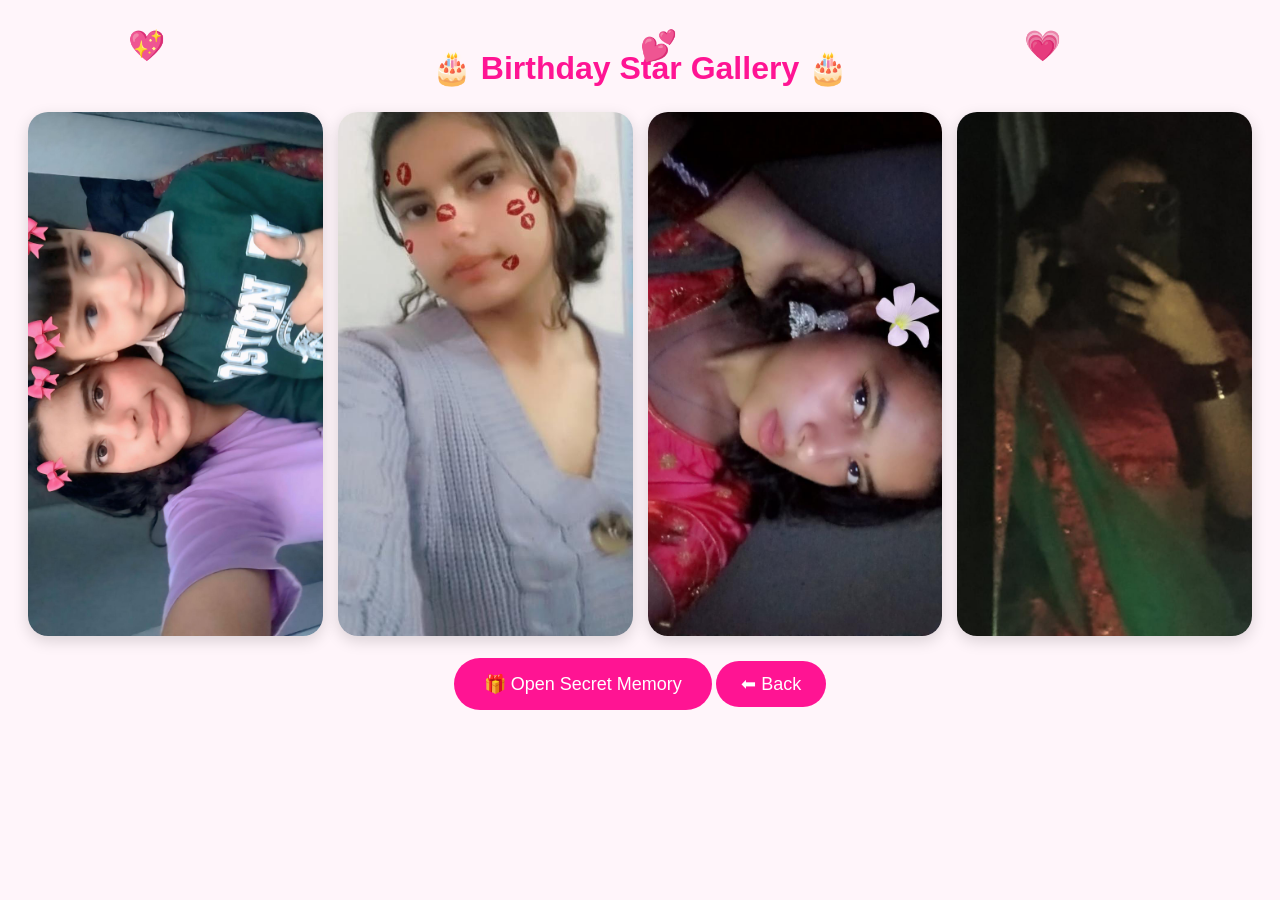
<file: gallery.html>
<!DOCTYPE html>
<html>
<head>
<meta charset="UTF-8">
<title>Memory Gallery</title>

<style>

body{
    background:#fff5fa;
    text-align:center;
    font-family:Arial,sans-serif;
    padding:20px;
}

h1{
    color:#ff1493;
    margin-bottom:25px;
}

.gallery{
    display:grid;
    grid-template-columns:repeat(auto-fit,minmax(150px,1fr));
    gap:15px;
}

.gallery img{
    width:100%;
    border-radius:20px;
    box-shadow:0 5px 15px rgba(0,0,0,.15);
}

.backBtn{
    margin-top:25px;
    padding:12px 25px;
    border:none;
    border-radius:30px;
    background:#ff1493;
    color:white;
    font-size:18px;
}
.heart{
    position:fixed;
    font-size:30px;
    animation:float 8s linear infinite;
}

.h1{ left:10%; }
.h2{ left:50%; animation-delay:2s; }
.h3{ left:80%; animation-delay:4s; }

@keyframes float{
    from{
        top:100%;
        opacity:0;
    }

    20%{
        opacity:1;
    }

    to{
        top:-100px;
        opacity:0;
    }
}
#popup{
    display:none;
    position:fixed;
    top:0;
    left:0;
    width:100%;
    height:100%;
    background:rgba(0,0,0,.9);
    justify-content:center;
    align-items:center;
}

#popup img{
    max-width:90%;
    max-height:90%;
}
.secretBtn{
    padding:15px 30px;
    font-size:18px;
    border:none;
    border-radius:30px;
    background:#ff1493;
    color:white;
    cursor:pointer;
    margin-top:20px;
}

#secret{
    margin-top:25px;
    background:white;
    padding:20px;
    border-radius:20px;
    box-shadow:0 5px 15px rgba(0,0,0,.2);
}
</style>
</head>

<body>
<div class="heart h1">💖</div>
<div class="heart h2">💕</div>
<div class="heart h3">💗</div>
<h1>🎂 Birthday Star Gallery 🎂</h1>
<div id="popup" onclick="closePhoto()">
<img id="popupImg">
</div>
<div class="gallery">

<img src="photo6.jpg">
<img src="photo7.jpg">
<img src="photo3.jpg">
<img src="photo4.jpg">

</div>
<button onclick="showSecret()" class="secretBtn">
    🎁 Open Secret Memory
</button>

<div id="secret" style="display:none;">

    <img src="photo5.jpg" width="250">

    <h2>💖 Special Memory 💖</h2>

    <p>Your special message goes here.</p>

</div>
<button class="backBtn"
onclick="window.location.href='index.html'">
⬅ Back
</button>

<script>

const photos = document.querySelectorAll(".gallery img");

photos.forEach(photo=>{

    photo.onclick = ()=>{

        document.getElementById("popup").style.display="flex";

        document.getElementById("popupImg").src = photo.src;
    };

});

function closePhoto(){

    document.getElementById("popup").style.display="none";

}

function showSecret(){

    document.getElementById("secret").style.display = "block";

}

</script>
</body>
</html>
</file>
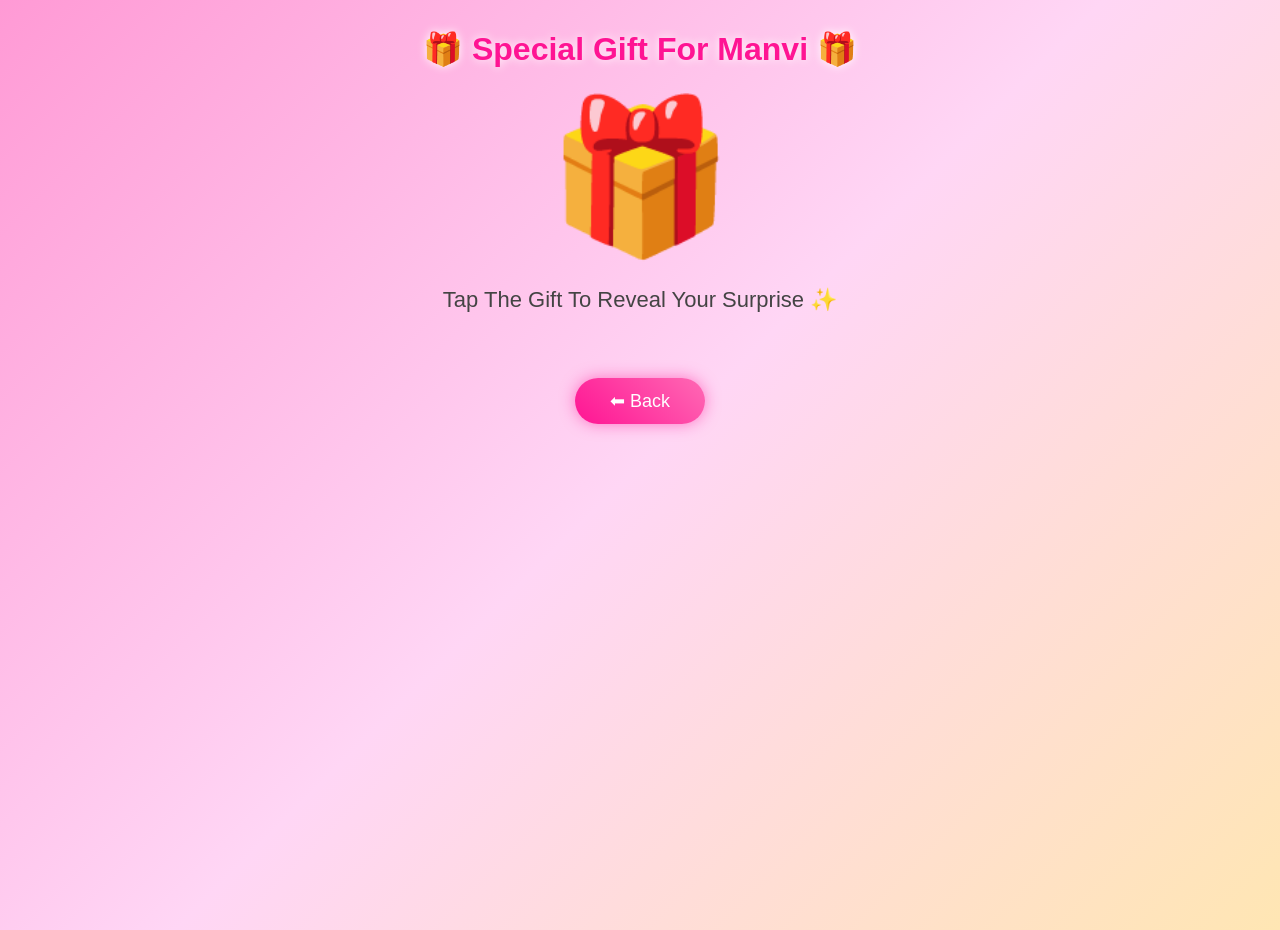
<file: gift.html>
<!DOCTYPE html>
<html>
<head>
<title>Special Gift For Manvi</title>

<style>
body{
    margin:0;
    font-family:Arial,sans-serif;
    text-align:center;
    background:linear-gradient(135deg,#ff9ad5,#ffd6f5,#ffe6b3);
    min-height:100vh;
    overflow-x:hidden;
}

h1{
    color:#ff1493;
    margin-top:30px;
    text-shadow:0 0 10px white;
}

.gift-box{
    font-size:150px;
    cursor:pointer;
    animation:float 2s ease-in-out infinite;
    transition:.3s;
}

.gift-box:hover{
    transform:scale(1.1);
}

@keyframes float{
    0%{transform:translateY(0);}
    50%{transform:translateY(-15px);}
    100%{transform:translateY(0);}
}

.tap-text{
    font-size:22px;
    color:#444;
}

#reward{
    display:none;
    margin-top:30px;
    animation:popup .8s ease;
}

@keyframes popup{
    from{
        transform:scale(0);
        opacity:0;
    }
    to{
        transform:scale(1);
        opacity:1;
    }
}

.reward-card{
    background:white;
    width:90%;
    max-width:500px;
    margin:auto;
    padding:25px;
    border-radius:25px;
    box-shadow:0 0 30px rgba(255,105,180,.5);
}

.reward-card img{
    width:280px;
    max-width:90%;
    border-radius:20px;
    transition:.4s;
}

.reward-card img:hover{
    transform:scale(1.05);
}

.reward-title{
    color:#ff1493;
    font-size:30px;
}

.reward-text{
    font-size:20px;
    color:#444;
}

.back-btn{
    margin-top:25px;
    padding:12px 35px;
    border:none;
    border-radius:40px;
    background:linear-gradient(45deg,#ff1493,#ff69b4);
    color:white;
    font-size:18px;
    cursor:pointer;
    box-shadow:0 0 15px rgba(255,20,147,.5);
}

.back-btn:hover{
    transform:scale(1.05);
}
</style>
</head>

<body>

<h1>🎁 Special Gift For Manvi 🎁</h1>

<div class="gift-box" onclick="openGift()">
🎁
</div>

<p class="tap-text">
Tap The Gift To Reveal Your Surprise ✨
</p>

<div id="reward">

<div class="reward-card">

<h2 class="reward-title">
💖 Congratulations 💖
</h2>

<img src="chocolate-basket.png">

<p class="reward-text">
🍫 A Luxury Chocolate Basket For Manvi 🍫
</p>

<p>
🌹 Wishing You Happiness, Success, Love And Sweet Memories 🌹
</p>

</div>

</div>

<br>

<button class="back-btn" onclick="history.back()">
⬅ Back
</button>

<script>
function openGift(){

document.querySelector(".gift-box").style.display="none";

document.getElementById("reward").style.display="block";

}
</script>

</body>
</html>
</file>
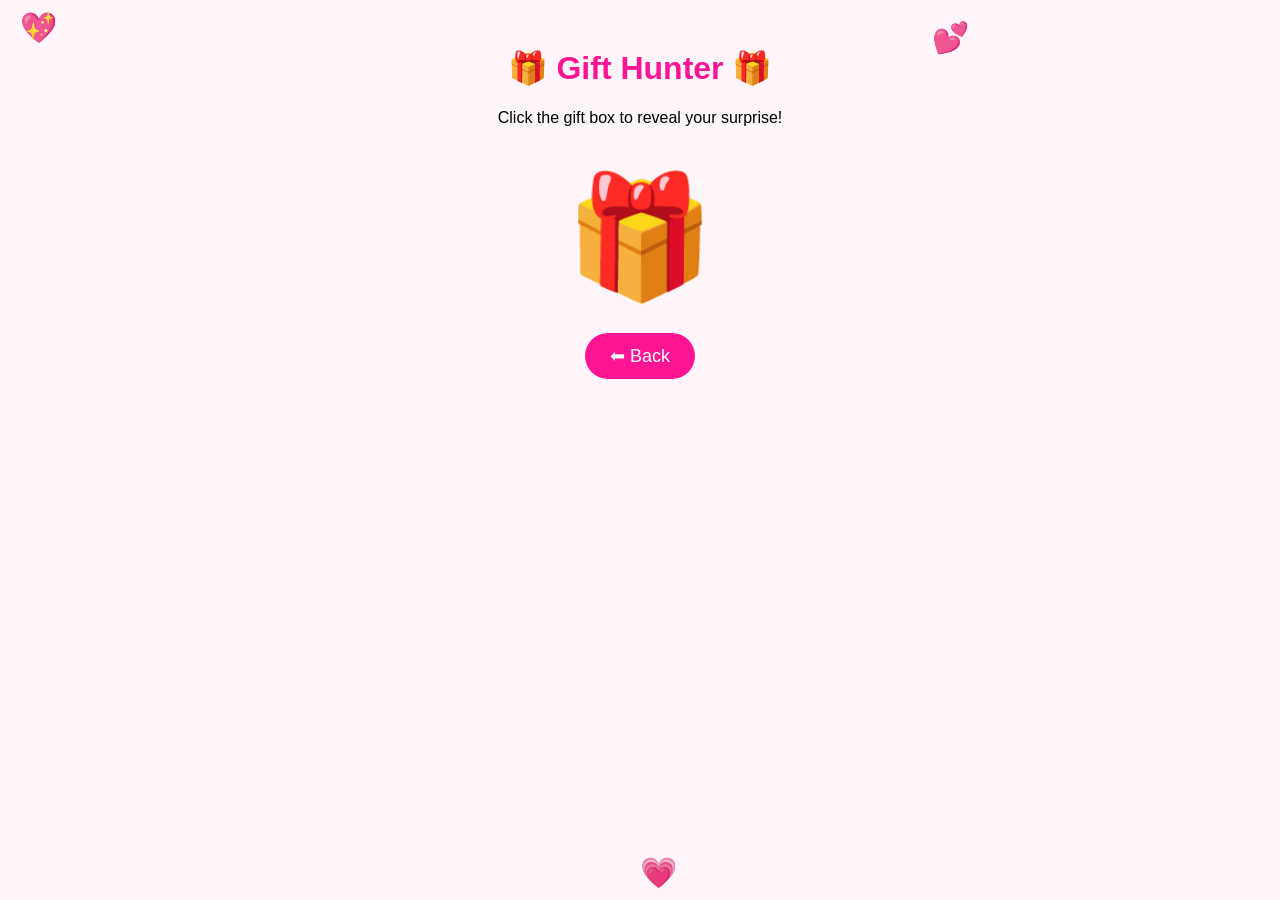
<file: gifthunter.html>
<!DOCTYPE html>
<html>
<head>
<meta charset="UTF-8">
<title>Gift Hunter</title>

<style>

body{
    background:#fff5fa;
    text-align:center;
    font-family:Arial,sans-serif;
    padding:20px;
    overflow-x:hidden;
}

h1{
    color:#ff1493;
}

/* Floating Hearts */

.heart{
    position:fixed;
    font-size:30px;
    animation:float 8s linear infinite;
    pointer-events:none;
}

.h1{left:10%;}
.h2{left:50%;animation-delay:2s;}
.h3{left:80%;animation-delay:4s;}

@keyframes float{
    from{
        top:100%;
        opacity:0;
    }

    20%{
        opacity:1;
    }

    to{
        top:-100px;
        opacity:0;
    }
}

/* Gift Box */

#giftBox{
    font-size:120px;
    cursor:pointer;
    margin-top:40px;
    animation:bounce 1.5s infinite;
}

@keyframes bounce{
    50%{
        transform:translateY(-15px);
    }
}

/* Scratch Card */

#scratchCard{
    display:none;
}



/* Reward Section */

#reward{
    display:none;
}

.rewardPhoto{
    width:250px;
    max-width:90%;
    border-radius:20px;
    margin-top:20px;
    box-shadow:0 5px 15px rgba(0,0,0,.3);
}

.letter{
    max-width:500px;
    margin:25px auto;
    background:white;
    padding:25px;
    border-radius:20px;
    box-shadow:0 5px 15px rgba(0,0,0,.2);
    line-height:1.8;
}

/* Buttons */

.backBtn{
    margin-top:25px;
    padding:12px 25px;
    border:none;
    border-radius:30px;
    background:#ff1493;
    color:white;
    font-size:18px;
    cursor:pointer;
}

.secretTitle{
    color:#ff1493;
}
#scratchArea{
    width:300px;
    height:150px;
    margin:25px auto;
    border-radius:20px;

    background:
    repeating-linear-gradient(
        45deg,
        #c0c0c0,
        #c0c0c0 10px,
        #d8d8d8 10px,
        #d8d8d8 20px
    );

    display:flex;
    justify-content:center;
    align-items:center;

    font-size:24px;
    font-weight:bold;
    color:#444;

    cursor:pointer;

    box-shadow:
    0 5px 15px rgba(0,0,0,.25),
    inset 0 2px 5px rgba(255,255,255,.6);
}



#scratchCard{
    width:300px;
    height:180px;
    margin:30px auto;
    position:relative;
    border-radius:20px;
    overflow:hidden;
    display:none;
}

#hiddenPrize{
    position:absolute;
    inset:0;
    display:flex;
    justify-content:center;
    align-items:center;
    background:white;
    color:#ff1493;
    font-size:28px;
    font-weight:bold;
}

#cover{
    position:absolute;
    inset:0;
    background:
    repeating-linear-gradient(
        45deg,
        silver,
        silver 10px,
        #dcdcdc 10px,
        #dcdcdc 20px
    );
    cursor:pointer;
    z-index:10;

    touch-action:none;
}
.letter{
    max-width:500px;
    margin:25px auto;
    background:#fffdf8;
    padding:30px;
    border-radius:20px;
    border:3px dashed #ffb6c1;
    box-shadow:0 10px 25px rgba(255,105,180,.3);
    position:relative;
}

.letter::before{
    content:"💌";
    font-size:40px;
    position:absolute;
    top:-20px;
    left:50%;
    transform:translateX(-50%);
}
.miniHeart{
    position:absolute;
    font-size:25px;
    animation:floatHeart 3s infinite ease-in-out;
}

.h1{top:10px;left:20px;}
.h2{top:20px;right:20px;}
.h3{bottom:10px;left:50%;}

@keyframes floatHeart{
    50%{
        transform:translateY(-10px);
    }
}
#typewriter{
    font-size:20px;
    line-height:1.8;
    color:#ff1493;
    text-shadow:0 0 8px rgba(255,20,147,.4);
}
.letter{
    background:linear-gradient(#fff8dc,#fff2b0);
    border:4px solid #d4af37;
    border-radius:15px;
    padding:30px;
    box-shadow:0 10px 25px rgba(0,0,0,.2);
}
.rewardCard{
    max-width:600px;
    margin:auto;
    background:white;
    padding:25px;
    border-radius:30px;
    box-shadow:0 10px 30px rgba(255,105,180,.3);
}
</style>
</head>

<body>

<div class="heart h1">💖</div>
<div class="heart h2">💕</div>
<div class="heart h3">💗</div>

<h1>🎁 Gift Hunter 🎁</h1>

<p>Click the gift box to reveal your surprise!</p>

<div id="giftBox" onclick="openScratch()">
🎁
</div>
<div id="scratchCard">

    <div id="cover"></div>

    <div id="hiddenPrize">
        🎉 SECRET GIFT 🎉
    </div>

</div>

<div id="reward">

<img src="photo6.jpg" class="rewardPhoto">

<div class="letter">
 
<div class="miniHeart h1">💖</div>
<div class="miniHeart h2">💕</div>
<div class="miniHeart h3">💗</div>
<h2 class="secretTitle">💌 Secret Letter 💌</h2>

<p id="typewriter"></p>
 <h2>📜 Secret Letter 📜</h2>
</div>

</div>

<button class="backBtn"
onclick="window.location.href='index.html'">
⬅ Back
</button>

<script>

function openScratch(){

    document.getElementById("giftBox").style.display = "none";

    document.getElementById("scratchCard").style.display = "block";

}

function showReward(){

    document.getElementById("scratchCard").style.display = "none";

    document.getElementById("reward").style.display = "block";

    startTypewriter();

}

let typed = false;

function startTypewriter(){

    if(typed) return;

    typed = true;

    const text =
"A little secret for you...\n\nLife is made of small moments, and some of the best moments are the ones we never expect.\n\nI hope this surprise brought a smile to your face.\n\nWishing you endless happiness and success ahead. 💖";
    const box = document.getElementById("typewriter");

    let i = 0;

    const typing = setInterval(()=>{

        box.innerHTML += text.charAt(i);

        i++;

        if(i >= text.length){

            clearInterval(typing);

        }

    },50);

}
let scratches = 0;

const cover = document.getElementById("cover");

cover.addEventListener("mousemove", scratch);
cover.addEventListener("touchmove", scratch);

function scratch(e){

    e.preventDefault();

    scratches++;

    cover.style.opacity = 1 - (scratches / 50);

    if(scratches > 50){

        cover.style.display = "none";

        setTimeout(showReward,1000);
    }
}
</script>

</body>
</html>
</file>
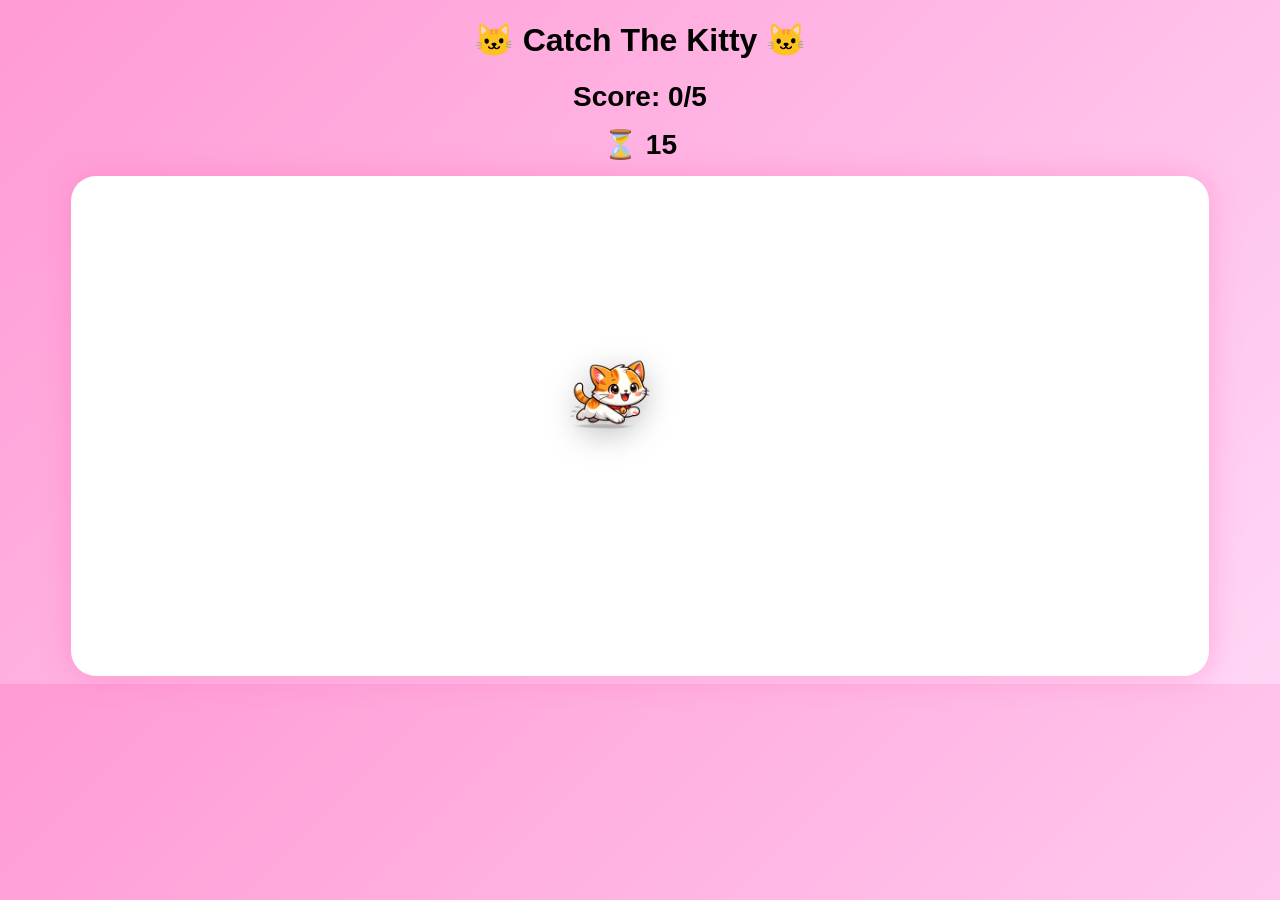
<file: kitty.html>
<!DOCTYPE html>
<html>
<head>
<title>Catch The Kitty</title>

<style>
  body{
background:linear-gradient(135deg,#ff9ad5,#ffd6f5);
text-align:center;
font-family:Arial;
overflow:hidden;
}

#gameArea{
width:90%;
height:500px;
margin:auto;
position:relative;
border-radius:25px;
background:white;
box-shadow:0 0 30px rgba(255,105,180,.4);
overflow:hidden;
}

#kitty{
    position:absolute;
    cursor:pointer;
    transition:.25s;
}

#kitty img{
    width:120px;
    height:auto;
    user-select:none;
    pointer-events:none;
    filter:drop-shadow(0 8px 15px rgba(0,0,0,.25));
}

#kitty:hover{
    transform:scale(1.1);
}

#kitty:hover{
transform:scale(1.2);
}

#scoreBox,
#timerBox{
font-size:28px;
font-weight:bold;
margin:15px;
}

#winBox{
display:none;
margin-top:40px;
}
@keyframes runKitty{
    0%{transform:translateY(0);}
    50%{transform:translateY(-10px);}
    100%{transform:translateY(0);}
}

#kitty img{
    width:120px;
    height:auto;
    animation:runKitty .4s infinite;
    filter:drop-shadow(0 8px 15px rgba(0,0,0,.25));
}
.back-btn{
    margin-top:25px;
    padding:14px 35px;
    border:none;
    border-radius:50px;
    cursor:pointer;

    font-size:20px;
    font-weight:bold;
    color:white;

    background:linear-gradient(
        135deg,
        #ff4da6,
        #ff1493
    );

    box-shadow:
        0 0 15px rgba(255,20,147,.5),
        0 0 30px rgba(255,20,147,.3);

    transition:.3s;
}

.back-btn:hover{
    transform:translateY(-5px) scale(1.08);

    box-shadow:
        0 0 25px rgba(255,20,147,.8),
        0 0 50px rgba(255,20,147,.5);
}

.back-btn:active{
    transform:scale(.95);
}
</style>
</head>

<body>

<h1>🐱 Catch The Kitty 🐱</h1>

<div id="scoreBox">
Score: <span id="score">0</span>/5
</div>

<div id="timerBox">
⏳ 15
</div>

<div id="gameArea">

<div id="kitty">
    <img src="kitty.png" alt="Kitty">
</div>

</div>

<div id="winBox">

<h1>🎉 YOU WIN 🎉</h1>

<img src="tulip-bouquet.png" width="250">

<p>💐 Beautiful Bouquet Unlocked 💐</p>

<button class="back-btn" onclick="history.back()">
⬅ Back To Party
</button>

</div>

<script>

const kitty =
document.getElementById("kitty");

const scoreText =
document.getElementById("score");

const timerText =
document.getElementById("timerBox");

const winBox =
document.getElementById("winBox");

let score = 0;

function moveKitty(){

const x =
Math.random()*700;

const y =
Math.random()*350;

kitty.style.left = x+"px";
kitty.style.top = y+"px";

}

setInterval(moveKitty,700);

kitty.onclick = ()=>{

score++;

scoreText.innerHTML = score;

moveKitty();

if(score >= 5){

document.getElementById("gameArea").style.display="none";

winBox.style.display="block";

clearInterval(countdown);

}
};
let time = 15;

const countdown = setInterval(()=>{

time--;

timerText.innerHTML =
"⏳ "+time;

if(time<=0){

clearInterval(countdown);

if(score<10){

alert("😢 Time Over!");

location.reload();

}

}

},1000);

</script>

</body>
</html>
</file>
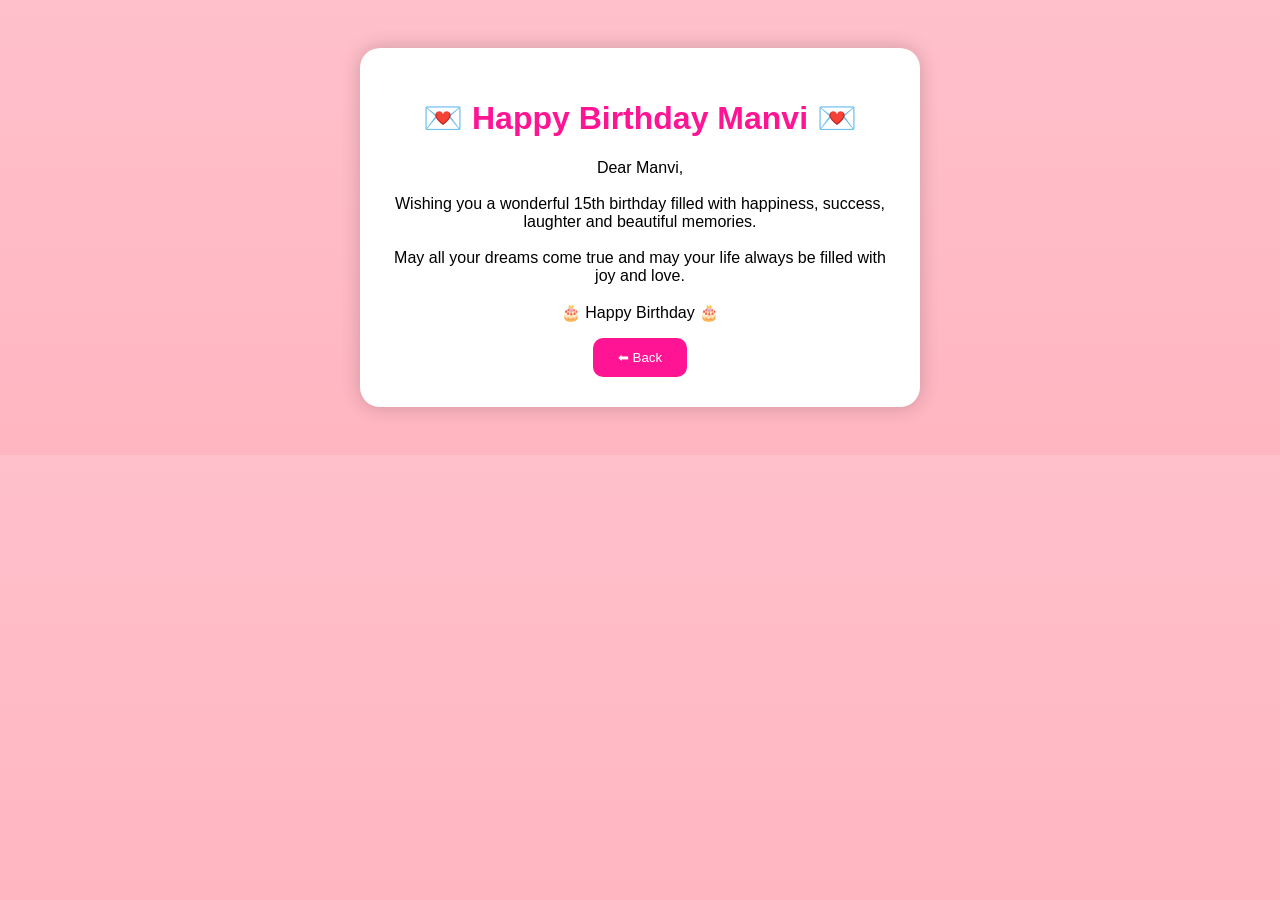
<file: letter.html>
<!DOCTYPE html>
<html>
<head>
<title>Birthday Letter</title>

<style>
body{
    background:linear-gradient(pink,#ffb6c1);
    text-align:center;
    font-family:Arial;
    padding:40px;
}

.letter{
    background:white;
    max-width:500px;
    margin:auto;
    padding:30px;
    border-radius:20px;
    box-shadow:0 0 20px rgba(0,0,0,0.2);
}

h1{
    color:#ff1493;
}

button{
    padding:12px 25px;
    border:none;
    border-radius:10px;
    background:#ff1493;
    color:white;
    cursor:pointer;
}
</style>

</head>
<body>

<div class="letter">

<h1>💌 Happy Birthday Manvi 💌</h1>

<p>
Dear Manvi,
<br><br>
Wishing you a wonderful 15th birthday filled with happiness,
success, laughter and beautiful memories.
<br><br>
May all your dreams come true and may your life always be filled
with joy and love.
<br><br>
🎂 Happy Birthday 🎂
</p>

<button onclick="history.back()">
⬅ Back
</button>

</div>

</body>
</html>
</file>
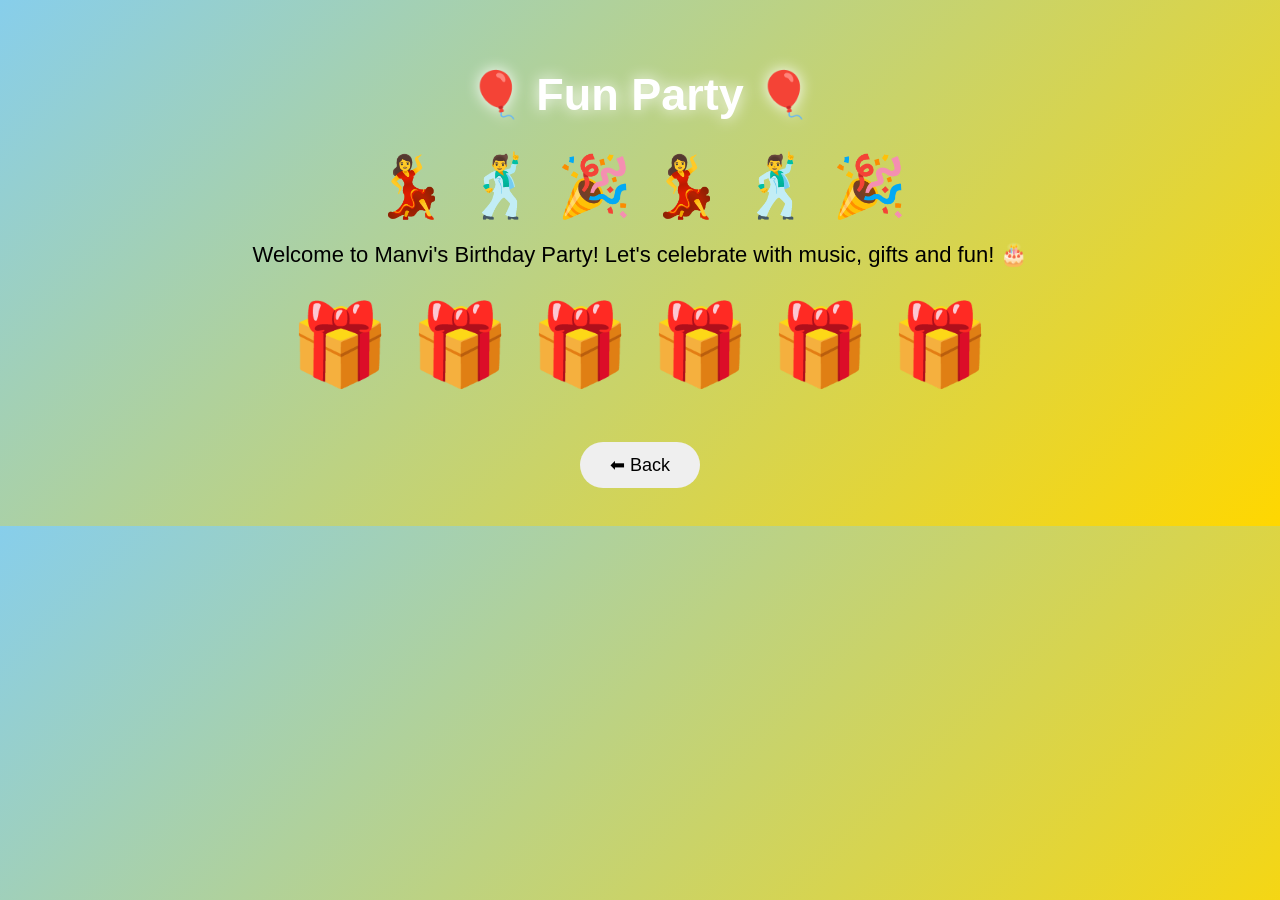
<file: party.html>
<!DOCTYPE html>
<html>
<head>
<title>Fun Party</title>
<style>
body{
background:#87ceeb;
text-align:center;
font-family:Arial;
padding:50px;
}
body{
    background:linear-gradient(135deg,#87ceeb,#ffd700);
    text-align:center;
    font-family:Arial;
    padding:30px;
}

.party-title{
    font-size:45px;
    color:white;
    text-shadow:0 0 15px white;
}

.dance-floor{
    font-size:60px;
    animation:bounce 1s infinite alternate;
}

@keyframes bounce{
    from{transform:translateY(0);}
    to{transform:translateY(-15px);}
}

.party-text{
    font-size:22px;
    margin:20px;
}

.gift-area{
    display:flex;
    justify-content:center;
    gap:20px;
    flex-wrap:wrap;
    margin-top:30px;
}

.gift{
    font-size:80px;
    cursor:pointer;
    transition:.3s;
}

.gift:hover{
    transform:scale(1.2) rotate(10deg);
}

.back-btn{
    margin-top:30px;
    padding:12px 30px;
    border:none;
    border-radius:30px;
    font-size:18px;
    cursor:pointer;
}
#bouquetPrize{

    margin-top:30px;

    background:white;

    padding:25px;

    border-radius:25px;

    max-width:450px;

    margin-left:auto;

    margin-right:auto;

    box-shadow:
    0 0 20px rgba(255,105,180,.5);

    animation:popUp .8s ease;
}

@keyframes popUp{

    from{
        transform:scale(0);
        opacity:0;
    }

    to{
        transform:scale(1);
        opacity:1;
    }

}
#bouquetPopup{
    display:none;
    position:fixed;
    top:0;
    left:0;
    width:100%;
    height:100%;
    background:rgba(0,0,0,.7);
    justify-content:center;
    align-items:center;
    z-index:9999;
}

.popup-box{
    background:white;
    padding:25px;
    border-radius:25px;
    text-align:center;
    animation:popUp .5s ease;
}

.bouquet-img{
    width:250px;
    max-width:90%;
    border-radius:20px;
}

.popup-box button{
    padding:10px 25px;
    border:none;
    border-radius:20px;
    cursor:pointer;
}
</style>
</head>
<body>

<h1 class="party-title">🎈 Fun Party 🎈</h1>

<div class="dance-floor">
💃 🕺 🎉 💃 🕺 🎉
</div>

<p class="party-text">
Welcome to Manvi's Birthday Party!
Let's celebrate with music, gifts and fun! 🎂
</p>

<div class="gift-area">

    <div class="gift" onclick="checkGift(1)">🎁</div>
    <div class="gift" onclick="checkGift(2)">🎁</div>
    <div class="gift" onclick="checkGift(3)">🎁</div>
    <div class="gift" onclick="checkGift(4)">🎁</div>
    <div class="gift" onclick="checkGift(5)">🎁</div>
    <div class="gift" onclick="checkGift(6)">🎁</div>

</div>

<h2 id="result"></h2>

<button class="back-btn" onclick="history.back()">
⬅ Back
</button>
<div id="bouquetPopup">

    <div class="popup-box">

        <h2>🎉 Congratulations! 🎉</h2>

        <p>You Won A Beautiful Bouquet For Manvi 💐</p>

        <img src="tulip-bouquet.png" class="bouquet-img">

        <br><br>

        <button onclick="closeBouquet()">
            Close
        </button>

    </div>

</div>

<script>

const winningGift = 4;

function checkGift(num){

    const result =
    document.getElementById("result");

    if(num === winningGift){

        result.innerHTML =
        "🎉 Congratulations! You Found The Birthday Gift!";

        document.getElementById(
        "bouquetPopup"
        ).style.display = "flex";

    }else{

        result.innerHTML =
        "❌ Wrong Gift! Try Again";

    }

}

function closeBouquet(){

    document.getElementById(
    "bouquetPopup"
    ).style.display = "none";

}
</script>
</body>
</html>
</file>
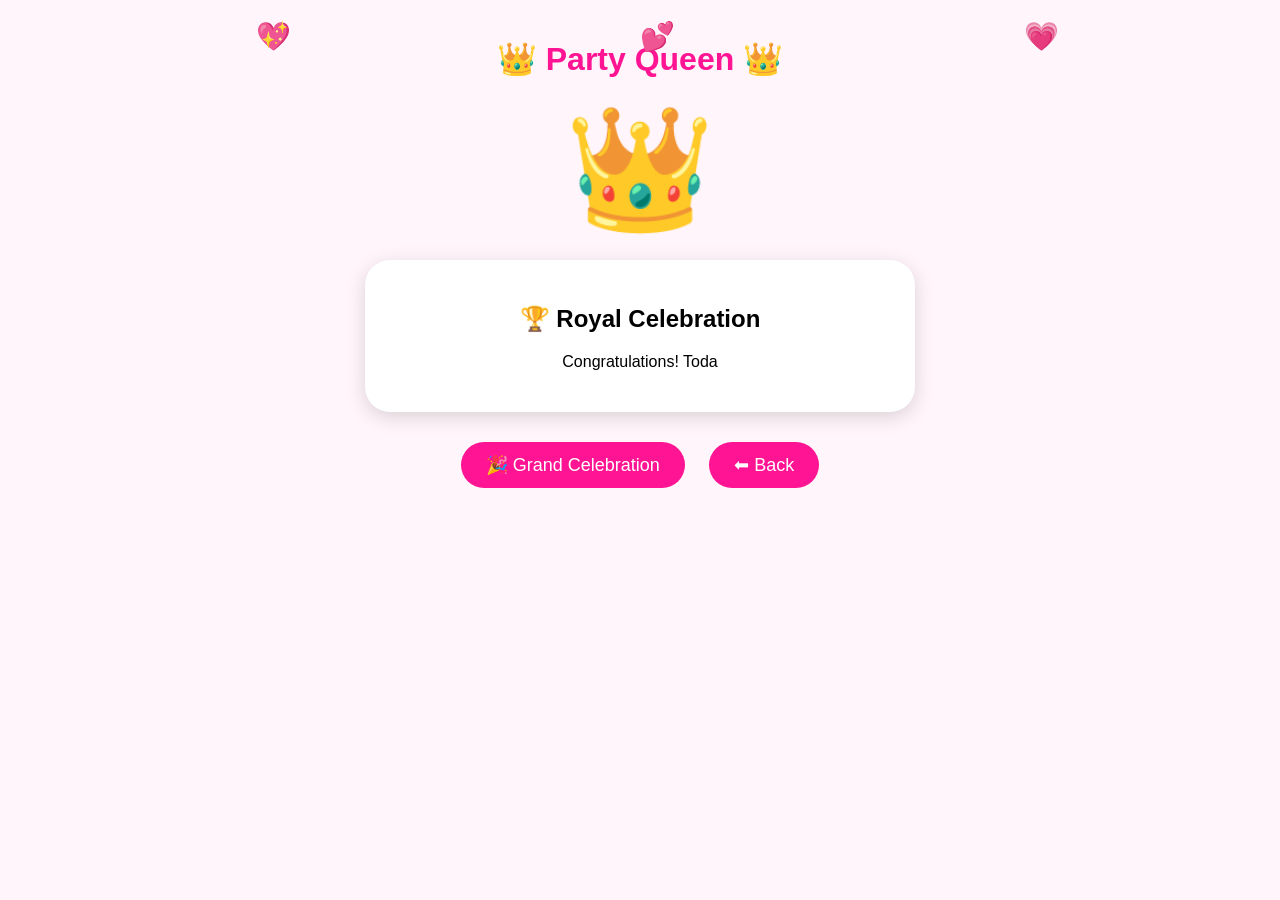
<file: partyqueen.html>
<!DOCTYPE html>
<html>
<head>
<meta charset="UTF-8">
<title>Party Queen</title>

<style>

body{
    margin:0;
    padding:20px;
    text-align:center;
    font-family:Arial,sans-serif;
    background:#fff5fa;
    overflow:hidden;
}

h1{
    color:#ff1493;
    margin-top:20px;
}

/* Crown */

#crown{
    font-size:120px;
    animation:drop 2s ease;
}

@keyframes drop{
    from{
        transform:translateY(-300px);
    }

    to{
        transform:translateY(0);
    }
}

/* Message Card */

.card{
    max-width:500px;
    margin:20px auto;
    background:white;
    padding:25px;
    border-radius:25px;
    box-shadow:0 5px 20px rgba(0,0,0,.15);
}

/* Balloons */

.balloon{
    position:fixed;
    bottom:-100px;
    font-size:40px;
    animation:fly 10s linear infinite;
}

.b1{left:10%;}
.b2{left:40%;animation-delay:2s;}
.b3{left:70%;animation-delay:4s;}
.b4{left:90%;animation-delay:1s;}

@keyframes fly{
    from{
        bottom:-100px;
    }

    to{
        bottom:120%;
    }
}

/* Hearts */

.heart{
    position:fixed;
    font-size:28px;
    animation:float 8s linear infinite;
}

.h1{left:20%;}
.h2{left:50%;animation-delay:2s;}
.h3{left:80%;animation-delay:4s;}

@keyframes float{
    from{
        top:100%;
        opacity:0;
    }

    20%{
        opacity:1;
    }

    to{
        top:-100px;
        opacity:0;
    }
}

button{
    padding:12px 25px;
    border:none;
    border-radius:30px;
    background:#ff1493;
    color:white;
    font-size:18px;
    margin:10px;
}

#confetti{
    position:fixed;
    inset:0;
    pointer-events:none;
}

</style>
</head>
<body>

<div class="balloon b1">🎈</div>
<div class="balloon b2">🎈</div>
<div class="balloon b3">🎈</div>
<div class="balloon b4">🎈</div>

<div class="heart h1">💖</div>
<div class="heart h2">💕</div>
<div class="heart h3">💗</div>

<h1>👑 Party Queen 👑</h1>

<div id="crown">👑</div>

<div class="card">

<h2>🏆 Royal Celebration</h2>

<p id="message"></p>

</div>

<button onclick="startConfetti()">
🎉 Grand Celebration
</button>

<button onclick="window.location.href='index.html'">
⬅ Back
</button>

<div id="confetti"></div>

<script>

/* Typewriter */

const text =
"Congratulations! Today is your royal celebration. May your day be filled with laughter, happiness, wonderful memories and endless smiles. Long live the Party Queen! 👑✨";

let i = 0;

function typeWriter(){

    if(i < text.length){

        document.getElementById("message").innerHTML += text.charAt(i);

        i++;

        setTimeout(typeWriter,50);
    }
}

typeWriter();

/* Confetti */

function startConfetti(){

    const box = document.getElementById("confetti");

    for(let i=0;i<80;i++){

        let conf = document.createElement("div");

        conf.innerHTML = ["🎉","✨","🎊","💖"][Math.floor(Math.random()*4)];

        conf.style.position = "absolute";
        conf.style.left = Math.random()*100 + "%";
        conf.style.top = "-50px";
        conf.style.fontSize = "25px";

        conf.style.animation =
        "fall " + (Math.random()*3+2) + "s linear";

        box.appendChild(conf);

        setTimeout(()=>{
            conf.remove();
        },5000);
    }
}

const style = document.createElement("style");

style.innerHTML = `
@keyframes fall{
    from{
        transform:translateY(0);
    }
    to{
        transform:translateY(110vh);
    }
}
`;

document.head.appendChild(style);

</script>

</body>
</html>
</file>
<file: aniversary.css>
/* =========================
   GLOBAL STYLES
========================= */

*{
    margin:0;
    padding:0;
    box-sizing:border-box;
}

html{
    scroll-behavior:smooth;
}

body{
    background:#F2EAE0;
    color:#333;
    font-family:Arial,sans-serif;
    overflow-x:hidden;
}

/* =========================
   SECTION DEFAULT
========================= */

section{
    padding:100px 8%;
    position:relative;
}

.section-title{
    text-align:center;
    margin-bottom:60px;
}

.section-title h2{
    font-size:3rem;
    color:#9B8EC7;
    margin-bottom:15px;
}

.section-title p{
    color:#666;
    font-size:1.1rem;
}

/* =========================
   HERO SECTION
========================= */

#hero{
    min-height:100vh;
    display:flex;
    justify-content:center;
    align-items:center;
    text-align:center;
    background:
    linear-gradient(
        135deg,
        #F2EAE0,
        #B4D3D9,
        #BDA6CE
    );
}

.hero-content{
    max-width:900px;
}

.hero-badge{
    display:inline-block;
    padding:12px 25px;
    background:white;
    border-radius:50px;
    margin-bottom:25px;
    font-weight:bold;
    box-shadow:0 5px 15px rgba(0,0,0,.1);
}

.hero-title{
    font-size:5rem;
    color:#9B8EC7;
    margin-bottom:20px;
}

.hero-title span{
    color:#BDA6CE;
}

.hero-subtitle{
    font-size:1.2rem;
    line-height:1.8;
    max-width:700px;
    margin:auto;
    color:#555;
}

.hero-buttons{
    margin-top:40px;
}

.hero-buttons button{
    padding:15px 35px;
    border:none;
    border-radius:50px;
    margin:10px;
    cursor:pointer;
    font-size:1rem;
    transition:.3s;
}

.hero-buttons button:hover{
    transform:translateY(-5px);
}

#journeyBtn{
    background:#9B8EC7;
    color:white;
}

#galleryBtn{
    background:white;
    color:#9B8EC7;
}

.hero-stats{
    display:flex;
    justify-content:center;
    gap:30px;
    margin-top:60px;
    flex-wrap:wrap;
}

.stat{
    background:white;
    padding:25px;
    border-radius:20px;
    min-width:180px;
    box-shadow:0 10px 20px rgba(0,0,0,.08);
}

.stat h2{
    color:#9B8EC7;
    font-size:2rem;
}

/* =========================
   TIMELINE
========================= */

.timeline-container{
    max-width:1000px;
    margin:auto;
}

.timeline-card{
    background:white;
    padding:25px;
    border-radius:20px;
    margin:25px 0;
    box-shadow:0 5px 15px rgba(0,0,0,.08);
}

.timeline-date{
    color:#9B8EC7;
    font-weight:bold;
}

.timeline-card h3{
    margin:15px 0;
}

/* =========================
   GALLERY
========================= */

.gallery-grid{
    display:grid;
    grid-template-columns:
    repeat(auto-fit,minmax(250px,1fr));
    gap:25px;
}

.gallery-card{
    background:white;
    border-radius:20px;
    overflow:hidden;
    transition:.3s;
}

.gallery-card:hover{
    transform:translateY(-10px);
}

.gallery-card img{
    width:100%;
    height:280px;
    object-fit:cover;
}

.gallery-info{
    padding:20px;
}

.featured-memory{
    display:flex;
    flex-wrap:wrap;
    gap:30px;
    margin-bottom:50px;
    align-items:center;
}

.featured-memory img{
    width:400px;
    max-width:100%;
    border-radius:20px;
}

.featured-content{
    flex:1;
}

/* =========================
   LOVE LETTER
========================= */

.letter-container{
    max-width:800px;
    margin:auto;
    background:white;
    padding:40px;
    border-radius:25px;
    box-shadow:0 10px 25px rgba(0,0,0,.08);
}

.letter-header{
    text-align:center;
    margin-bottom:25px;
    color:#9B8EC7;
    font-weight:bold;
}

.letter-content{
    line-height:2;
    font-size:1.1rem;
}

.letter-photo{
    text-align:center;
    margin-top:40px;
}

.letter-photo img{
    width:300px;
    max-width:100%;
    border-radius:20px;
}

/* =========================
   COUNTER
========================= */

.counter-grid{
    display:grid;
    grid-template-columns:
    repeat(auto-fit,minmax(220px,1fr));
    gap:25px;
}

.counter-card{
    background:white;
    padding:30px;
    border-radius:20px;
    text-align:center;
    box-shadow:0 5px 15px rgba(0,0,0,.08);
}

.counter-icon{
    font-size:2rem;
    margin-bottom:15px;
}

.counter-card h3{
    color:#9B8EC7;
    font-size:2rem;
}

/* =========================
   CARDS COMMON STYLE
========================= */

.reason-card,
.memory-note,
.book-page,
.letter-card,
.achievement-card,
.quote-card,
.moment-card,
.bucket-card,
.stat-card{

    background:white;
    border-radius:20px;
    padding:25px;
    box-shadow:0 5px 15px rgba(0,0,0,.08);
    transition:.3s;

}

.reason-card:hover,
.memory-note:hover,
.book-page:hover,
.letter-card:hover,
.achievement-card:hover,
.quote-card:hover,
.moment-card:hover,
.bucket-card:hover,
.stat-card:hover{

    transform:translateY(-10px);

}

/* =========================
   RESPONSIVE
========================= */

@media(max-width:768px){

    .hero-title{
        font-size:3rem;
    }

    .section-title h2{
        font-size:2rem;
    }

    section{
        padding:70px 5%;
    }

}
/* =========================
   MUSIC PLAYER
========================= */

.music-container{
    display:grid;
    grid-template-columns:
    repeat(auto-fit,minmax(300px,1fr));
    gap:30px;
}

.music-card{
    background:white;
    padding:30px;
    border-radius:25px;
    text-align:center;
    box-shadow:0 10px 20px rgba(0,0,0,.08);
}

.music-icon{
    font-size:3rem;
    margin-bottom:15px;
}

.music-card h3{
    color:#9B8EC7;
    margin-bottom:15px;
}

.music-card audio{
    width:100%;
    margin-top:20px;
}

.favorite-song{
    margin-top:50px;
    text-align:center;
}

.song-note{
    max-width:700px;
    margin:auto;
    background:white;
    padding:30px;
    border-radius:20px;
}

/* =========================
   REASONS I LOVE YOU
========================= */

.reasons-grid{
    display:grid;
    grid-template-columns:
    repeat(auto-fit,minmax(250px,1fr));
    gap:25px;
}

.reason-card{
    text-align:center;
}

.reason-icon{
    font-size:3rem;
    margin-bottom:15px;
}

.reason-card h3{
    color:#9B8EC7;
    margin-bottom:10px;
}

.reasons-message{
    max-width:800px;
    margin:50px auto 0;
    background:white;
    padding:35px;
    border-radius:20px;
    text-align:center;
}

/* =========================
   MEMORY WALL
========================= */

.memory-wall-grid{
    display:grid;
    grid-template-columns:
    repeat(auto-fit,minmax(250px,1fr));
    gap:25px;
}

.memory-note{
    text-align:center;
}

.memory-emoji{
    font-size:3rem;
    margin-bottom:15px;
}

.memory-wall-message{
    max-width:800px;
    margin:50px auto;
    text-align:center;
    background:white;
    padding:30px;
    border-radius:20px;
}

/* =========================
   MEMORY BOOK
========================= */

.book-container{
    display:grid;
    grid-template-columns:
    repeat(auto-fit,minmax(300px,1fr));
    gap:25px;
}

.chapter-number{
    color:#9B8EC7;
    font-weight:bold;
    margin-bottom:15px;
}

.book-page h3{
    margin-bottom:15px;
}

.book-ending{
    margin-top:50px;
    text-align:center;
    background:white;
    padding:35px;
    border-radius:20px;
}

/* =========================
   OPEN WHEN LETTERS
========================= */

.letters-grid{
    display:grid;
    grid-template-columns:
    repeat(auto-fit,minmax(280px,1fr));
    gap:25px;
}

.letter-icon{
    font-size:2.5rem;
    margin-bottom:15px;
}

.letter-card h3{
    color:#9B8EC7;
    margin-bottom:10px;
}

.letters-footer{
    margin-top:50px;
    text-align:center;
    background:white;
    padding:35px;
    border-radius:20px;
}
/* =========================
   RELATIONSHIP ACHIEVEMENTS
========================= */

.achievement-grid{
    display:grid;
    grid-template-columns:
    repeat(auto-fit,minmax(280px,1fr));
    gap:25px;
}

.achievement-card{
    text-align:center;
    position:relative;
}

.achievement-icon{
    font-size:3rem;
    margin-bottom:15px;
}

.achievement-card h3{
    color:#9B8EC7;
    margin-bottom:10px;
}

.achievement-badge{
    display:inline-block;
    margin-top:15px;
    padding:8px 18px;
    border-radius:30px;
    background:#B4D3D9;
    font-size:.85rem;
    font-weight:bold;
}

.achievement-badge.special{
    background:#9B8EC7;
    color:white;
}

.achievement-footer{
    max-width:800px;
    margin:50px auto 0;
    background:white;
    padding:35px;
    border-radius:20px;
    text-align:center;
}

/* =========================
   PHOTO SLIDER
========================= */

.slider-wrapper{
    position:relative;
    max-width:900px;
    margin:auto;
}

.slider-track{
    overflow:hidden;
    border-radius:25px;
}

.slide{
    display:none;
    background:white;
    border-radius:25px;
    overflow:hidden;
}

.slide.active{
    display:block;
}

.slide img{
    width:100%;
    height:500px;
    object-fit:cover;
}

.slide-content{
    padding:25px;
    text-align:center;
}

.slide-content h3{
    color:#9B8EC7;
    margin-bottom:10px;
}

.slider-btn{
    position:absolute;
    top:50%;
    transform:translateY(-50%);
    width:50px;
    height:50px;
    border:none;
    border-radius:50%;
    background:white;
    cursor:pointer;
    font-size:1.5rem;
    box-shadow:0 5px 15px rgba(0,0,0,.15);
}

.prevBtn{
    left:-25px;
}

.nextBtn{
    right:-25px;
}

.slider-dots{
    text-align:center;
    margin-top:20px;
}

.dot{
    width:12px;
    height:12px;
    display:inline-block;
    border-radius:50%;
    background:#BDA6CE;
    margin:0 5px;
}

.dot.active{
    background:#9B8EC7;
}

.featured-slider-memory{
    max-width:800px;
    margin:40px auto;
    text-align:center;
    background:white;
    padding:30px;
    border-radius:20px;
}

/* =========================
   RELATIONSHIP STATS
========================= */

.stats-container{
    display:grid;
    grid-template-columns:
    repeat(auto-fit,minmax(220px,1fr));
    gap:25px;
}

.stat-card{
    text-align:center;
}

.stat-icon{
    font-size:3rem;
    margin-bottom:15px;
}

.stat-number{
    font-size:2.5rem;
    color:#9B8EC7;
}

.love-meter{
    max-width:800px;
    margin:50px auto;
}

.love-meter h3{
    text-align:center;
    margin-bottom:20px;
}

.meter{
    height:30px;
    background:#ddd;
    border-radius:30px;
    overflow:hidden;
}

.meter-fill{
    width:100%;
    height:100%;
    background:#9B8EC7;
    color:white;
    text-align:center;
    line-height:30px;
    font-weight:bold;
}

.stats-highlight{
    display:grid;
    grid-template-columns:
    repeat(auto-fit,minmax(250px,1fr));
    gap:25px;
}

.highlight-box{
    background:white;
    padding:25px;
    border-radius:20px;
}

/* =========================
   SPECIAL QUOTES
========================= */

.quotes-container{
    display:grid;
    grid-template-columns:
    repeat(auto-fit,minmax(300px,1fr));
    gap:25px;
}

.quote-card{
    position:relative;
}

.quote-mark{
    font-size:5rem;
    color:#BDA6CE;
    line-height:1;
}

.featured-quote{
    border:3px solid #9B8EC7;
}

.quote-banner{
    margin-top:50px;
    background:white;
    padding:35px;
    border-radius:20px;
    text-align:center;
}

/* =========================
   FAVORITE MOMENTS
========================= */

.moments-grid{
    display:grid;
    grid-template-columns:
    repeat(auto-fit,minmax(320px,1fr));
    gap:25px;
}

.moment-card{
    overflow:hidden;
    padding:0;
}

.moment-card img{
    width:100%;
    height:300px;
    object-fit:cover;
}

.moment-content{
    padding:25px;
}

.moment-tag{
    display:inline-block;
    background:#BDA6CE;
    color:white;
    padding:8px 15px;
    border-radius:30px;
    margin-bottom:15px;
    font-size:.9rem;
}

.memory-highlights{
    display:grid;
    grid-template-columns:
    repeat(auto-fit,minmax(250px,1fr));
    gap:25px;
    margin-top:50px;
}

.highlight-card{
    background:white;
    padding:25px;
    border-radius:20px;
}

.moments-ending{
    max-width:800px;
    margin:50px auto 0;
    background:white;
    padding:35px;
    border-radius:20px;
    text-align:center;
}
/* =========================
   FUTURE BUCKET LIST
========================= */

.bucket-grid{
    display:grid;
    grid-template-columns:
    repeat(auto-fit,minmax(250px,1fr));
    gap:25px;
}

.bucket-card{
    text-align:center;
}

.bucket-card span{
    font-size:3rem;
    display:block;
    margin-bottom:15px;
}

.bucket-card h3{
    color:#9B8EC7;
    margin-bottom:10px;
}

/* =========================
   GIFT SECTION
========================= */

.gift-box-container{
    text-align:center;
    max-width:700px;
    margin:auto;
}

.gift-box{
    font-size:120px;
    cursor:pointer;
    animation:giftBounce 2s infinite;
}

@keyframes giftBounce{

    0%{
        transform:translateY(0);
    }

    50%{
        transform:translateY(-15px);
    }

    100%{
        transform:translateY(0);
    }

}

.gift-box-container h3{
    margin-top:20px;
    color:#9B8EC7;
}

/* =========================
   SECRET MESSAGE
========================= */

.secret-container{
    text-align:center;
    max-width:800px;
    margin:auto;
}

#revealMessageBtn{
    padding:15px 30px;
    border:none;
    border-radius:40px;
    background:#9B8EC7;
    color:white;
    font-size:1rem;
    cursor:pointer;
    transition:.3s;
}

#revealMessageBtn:hover{
    transform:scale(1.05);
}

#secretText{
    display:none;
    margin-top:30px;
    background:white;
    padding:35px;
    border-radius:20px;
    box-shadow:0 10px 20px rgba(0,0,0,.08);
}

/* =========================
   MEMORY QUIZ
========================= */

.quiz-card{
    max-width:700px;
    margin:auto;
    background:white;
    padding:40px;
    border-radius:25px;
    text-align:center;
}

.quiz-card h3{
    margin-bottom:25px;
    color:#9B8EC7;
}

.quiz-card button{
    display:block;
    width:100%;
    margin:12px 0;
    padding:15px;
    border:none;
    border-radius:15px;
    cursor:pointer;
    background:#B4D3D9;
    transition:.3s;
}

.quiz-card button:hover{
    transform:translateY(-3px);
}

.quiz-result{
    margin-top:25px;
    font-weight:bold;
    color:#9B8EC7;
}

/* =========================
   SCRATCH CARD
========================= */

.scratch-container{
    width:320px;
    height:180px;
    margin:40px auto;
    position:relative;
    border-radius:25px;
    overflow:hidden;
    box-shadow:0 10px 20px rgba(0,0,0,.15);
}

#scratchPrize{
    position:absolute;
    inset:0;
    display:flex;
    justify-content:center;
    align-items:center;
    background:white;
    font-size:2rem;
    color:#9B8EC7;
    font-weight:bold;
}

#scratchCover{
    position:absolute;
    inset:0;

    display:flex;
    justify-content:center;
    align-items:center;

    color:#444;
    font-weight:bold;

    cursor:pointer;
    z-index:5;

    background:
    repeating-linear-gradient(
        45deg,
        silver,
        silver 10px,
        #dcdcdc 10px,
        #dcdcdc 20px
    );
}

/* =========================
   EXTRA ANIMATIONS
========================= */

@keyframes fadeUp{

    from{
        opacity:0;
        transform:translateY(30px);
    }

    to{
        opacity:1;
        transform:translateY(0);
    }

}

.bucket-card,
.quiz-card,
.achievement-card,
.moment-card,
.quote-card{

    animation:fadeUp .8s ease;

}
/* =========================
   ANNIVERSARY COUNTDOWN
========================= */

.countdown-container{
    display:flex;
    justify-content:center;
    flex-wrap:wrap;
    gap:25px;
}

.countdown-box{
    width:160px;
    background:white;
    padding:30px 20px;
    border-radius:25px;
    text-align:center;
    box-shadow:0 10px 20px rgba(0,0,0,.08);
}

.countdown-box h3{
    font-size:3rem;
    color:#9B8EC7;
}

.countdown-box p{
    margin-top:10px;
    color:#666;
}

/* =========================
   FIREWORKS SECTION
========================= */

.fireworks-container{
    display:flex;
    justify-content:center;
    gap:40px;
    flex-wrap:wrap;
    margin-top:40px;
}

.firework{
    font-size:4rem;
    animation:fireworkPop 2s infinite;
}

.firework:nth-child(2){
    animation-delay:.3s;
}

.firework:nth-child(3){
    animation-delay:.6s;
}

.firework:nth-child(4){
    animation-delay:.9s;
}

.firework:nth-child(5){
    animation-delay:1.2s;
}

@keyframes fireworkPop{

    0%{
        transform:scale(.8);
        opacity:.5;
    }

    50%{
        transform:scale(1.3);
        opacity:1;
    }

    100%{
        transform:scale(.8);
        opacity:.5;
    }

}

/* =========================
   FINAL CELEBRATION
========================= */

.celebration-card{
    max-width:850px;
    margin:auto;
    text-align:center;
    background:white;
    padding:50px;
    border-radius:30px;
    box-shadow:0 15px 30px rgba(0,0,0,.08);
}

.celebration-card h3{
    color:#9B8EC7;
    font-size:2rem;
    margin-bottom:20px;
}

.celebration-card p{
    line-height:2;
    color:#555;
}

#celebrateBtn{
    margin-top:30px;
    padding:18px 40px;
    border:none;
    border-radius:50px;
    background:#9B8EC7;
    color:white;
    cursor:pointer;
    font-size:1.1rem;
    transition:.3s;
}

#celebrateBtn:hover{
    transform:translateY(-5px) scale(1.05);
}

/* =========================
   THANK YOU SECTION
========================= */

.thank-you-card{
    max-width:850px;
    margin:auto;
    background:white;
    padding:50px;
    border-radius:30px;
    text-align:center;
    box-shadow:0 10px 20px rgba(0,0,0,.08);
}

.thank-you-card h3{
    color:#9B8EC7;
    margin-bottom:20px;
}

.thank-you-card p{
    line-height:2;
    color:#555;
}

/* =========================
   FOOTER
========================= */

#footer{
    background:#9B8EC7;
    color:white;
    text-align:center;
    padding:60px 20px;
}

.footer-content h2{
    margin-bottom:20px;
}

.footer-content p{
    line-height:1.8;
}

.footer-hearts{
    font-size:2rem;
    margin:25px 0;
}

/* =========================
   FLOATING HEARTS
========================= */

.floating-heart{
    position:fixed;
    bottom:-50px;
    font-size:25px;
    animation:floatHeart 8s linear infinite;
    pointer-events:none;
}

@keyframes floatHeart{

    from{
        transform:translateY(0);
        opacity:0;
    }

    20%{
        opacity:1;
    }

    to{
        transform:translateY(-120vh);
        opacity:0;
    }

}

/* =========================
   GLOBAL HOVER EFFECTS
========================= */

.counter-card:hover,
.stat-card:hover,
.bucket-card:hover,
.memory-note:hover,
.book-page:hover,
.letter-card:hover,
.achievement-card:hover,
.quote-card:hover,
.moment-card:hover{

    transform:translateY(-10px);
    transition:.3s;

}

/* =========================
   MOBILE RESPONSIVE
========================= */

@media(max-width:768px){

    .countdown-box{
        width:130px;
    }

    .celebration-card,
    .thank-you-card{
        padding:30px;
    }

    .firework{
        font-size:3rem;
    }

}
</file>
